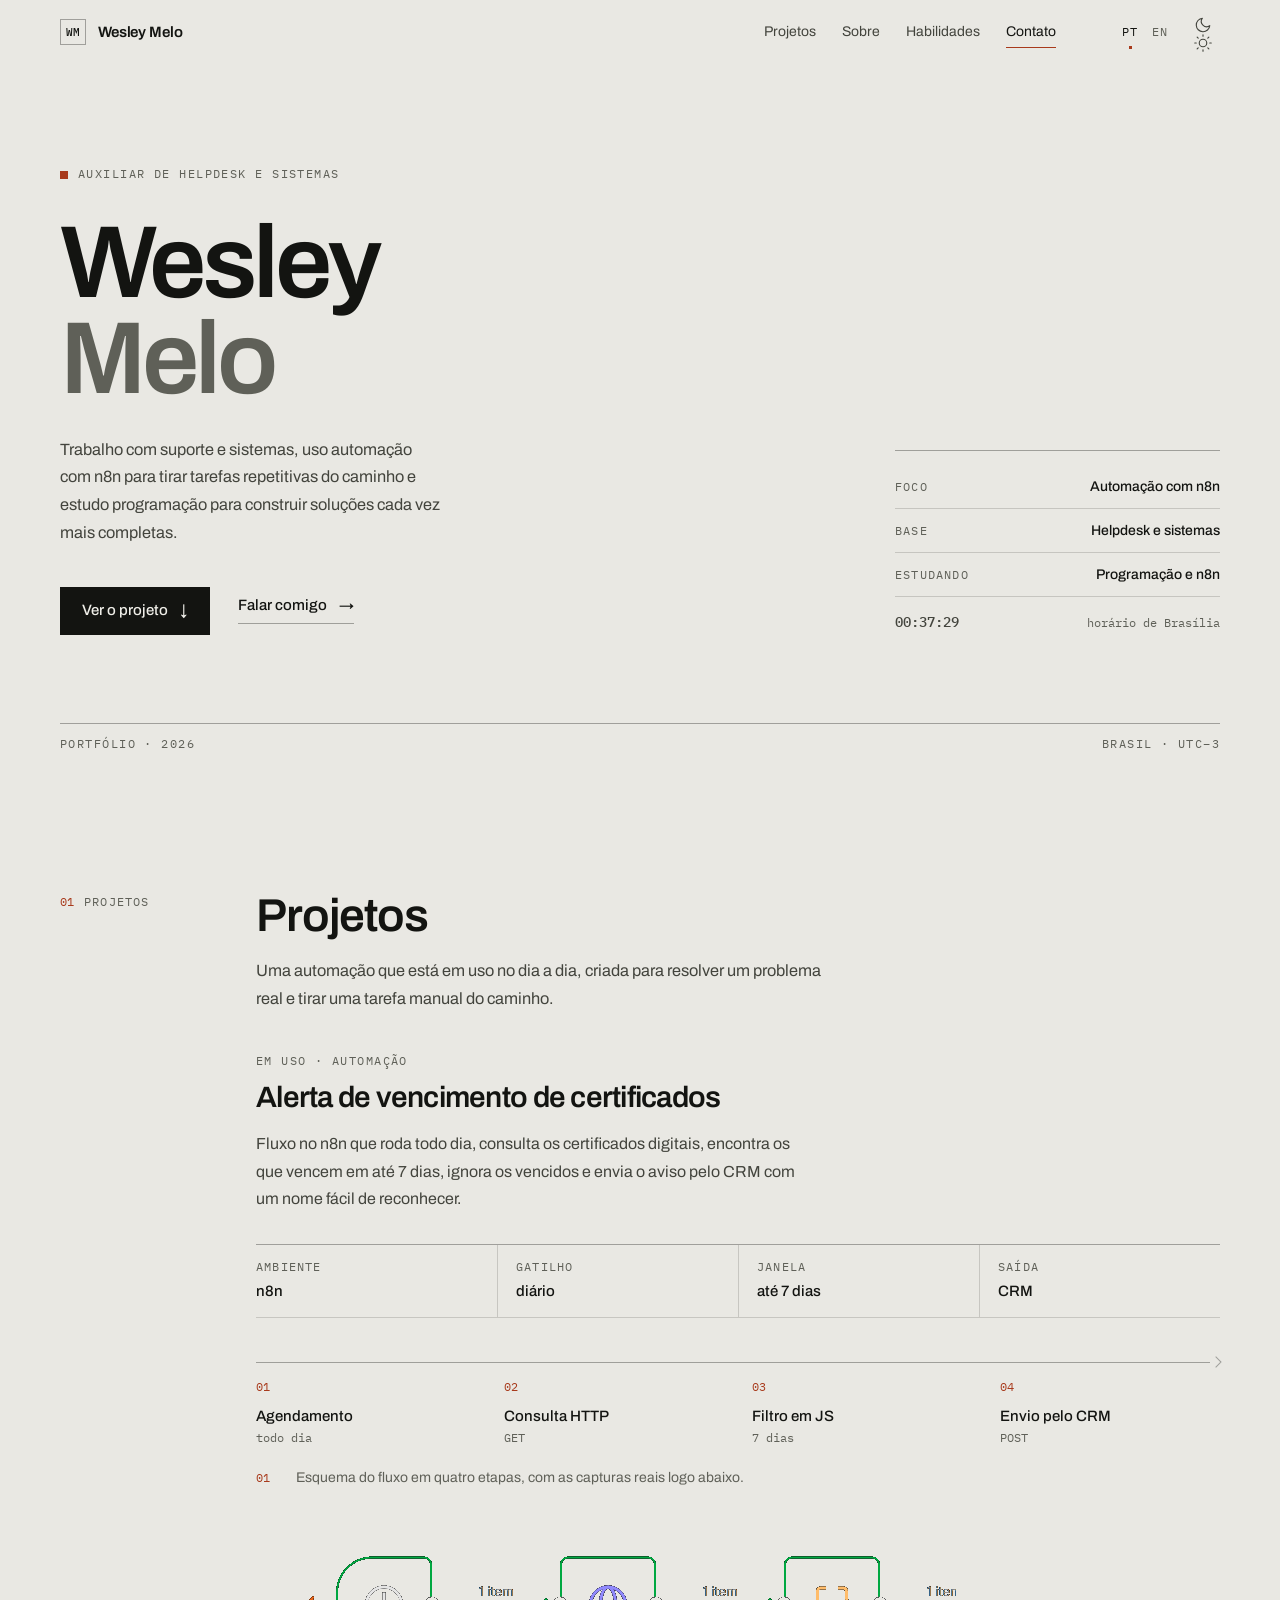
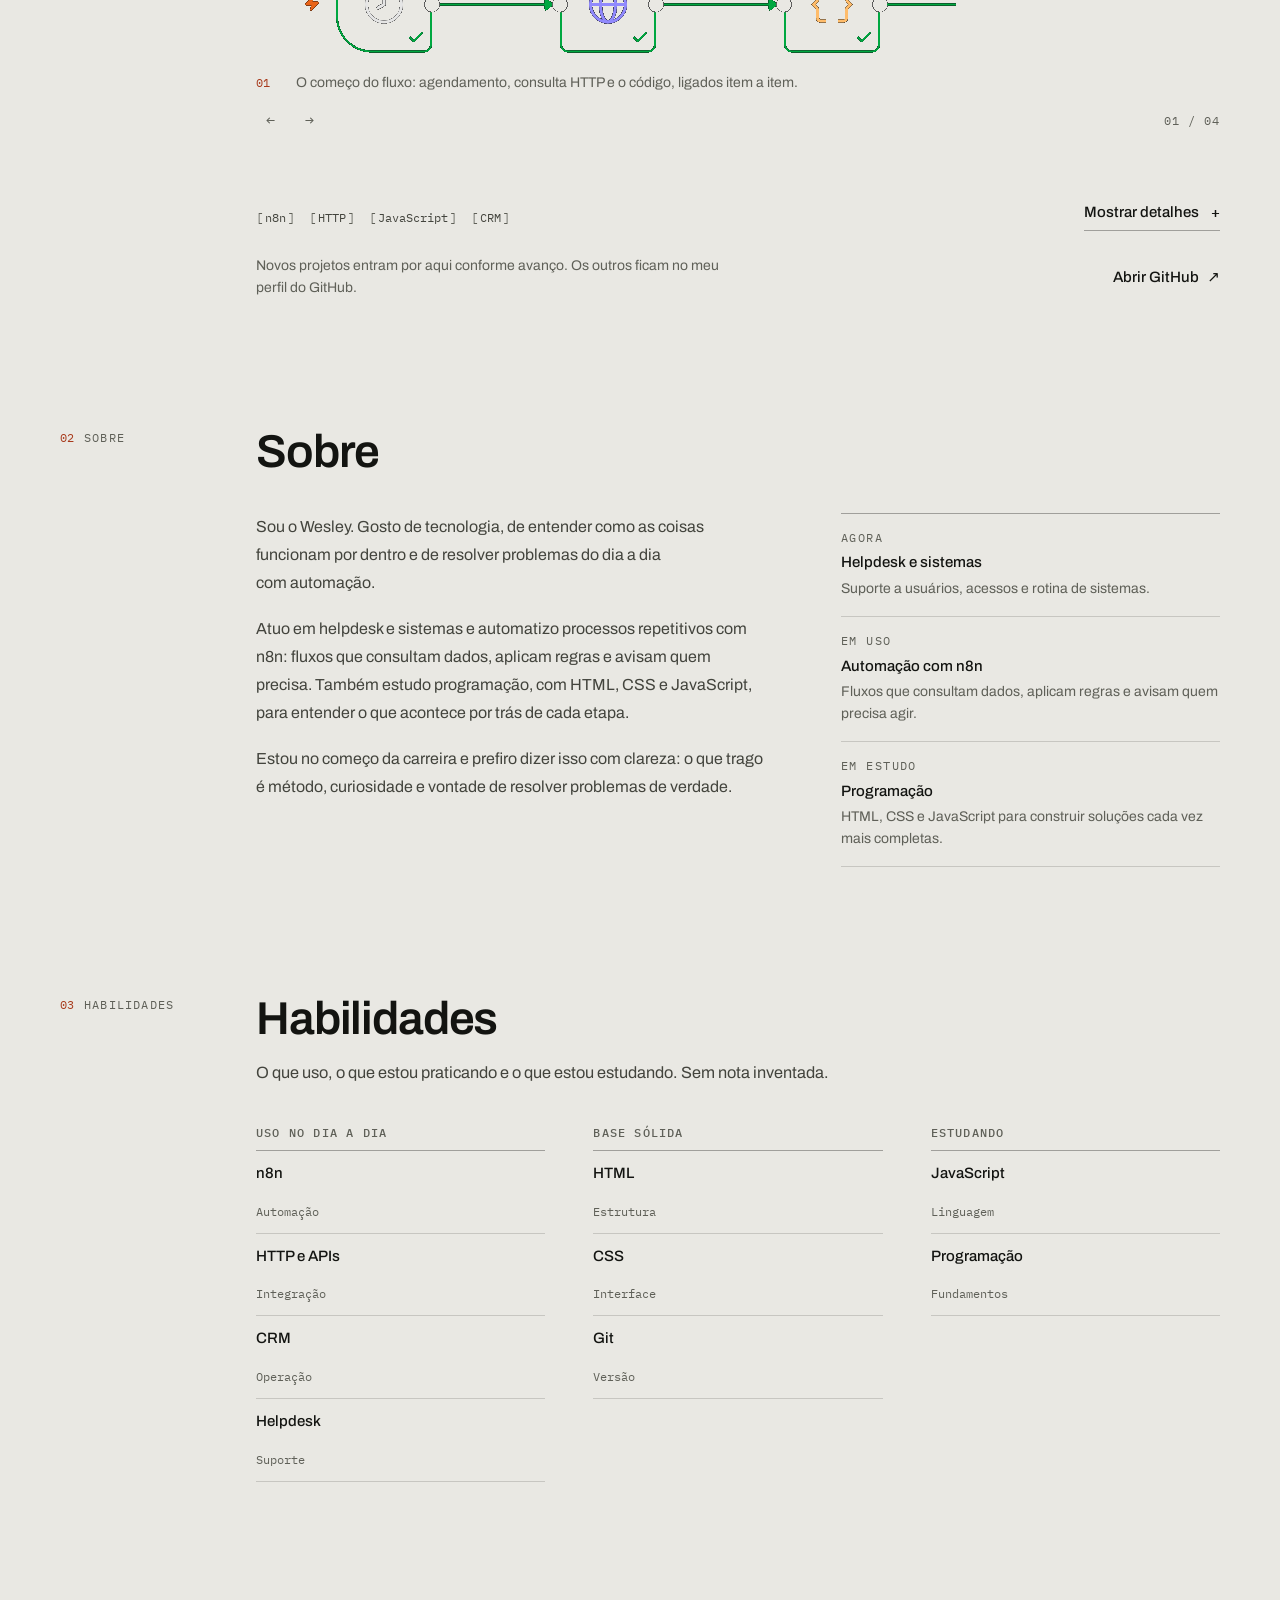
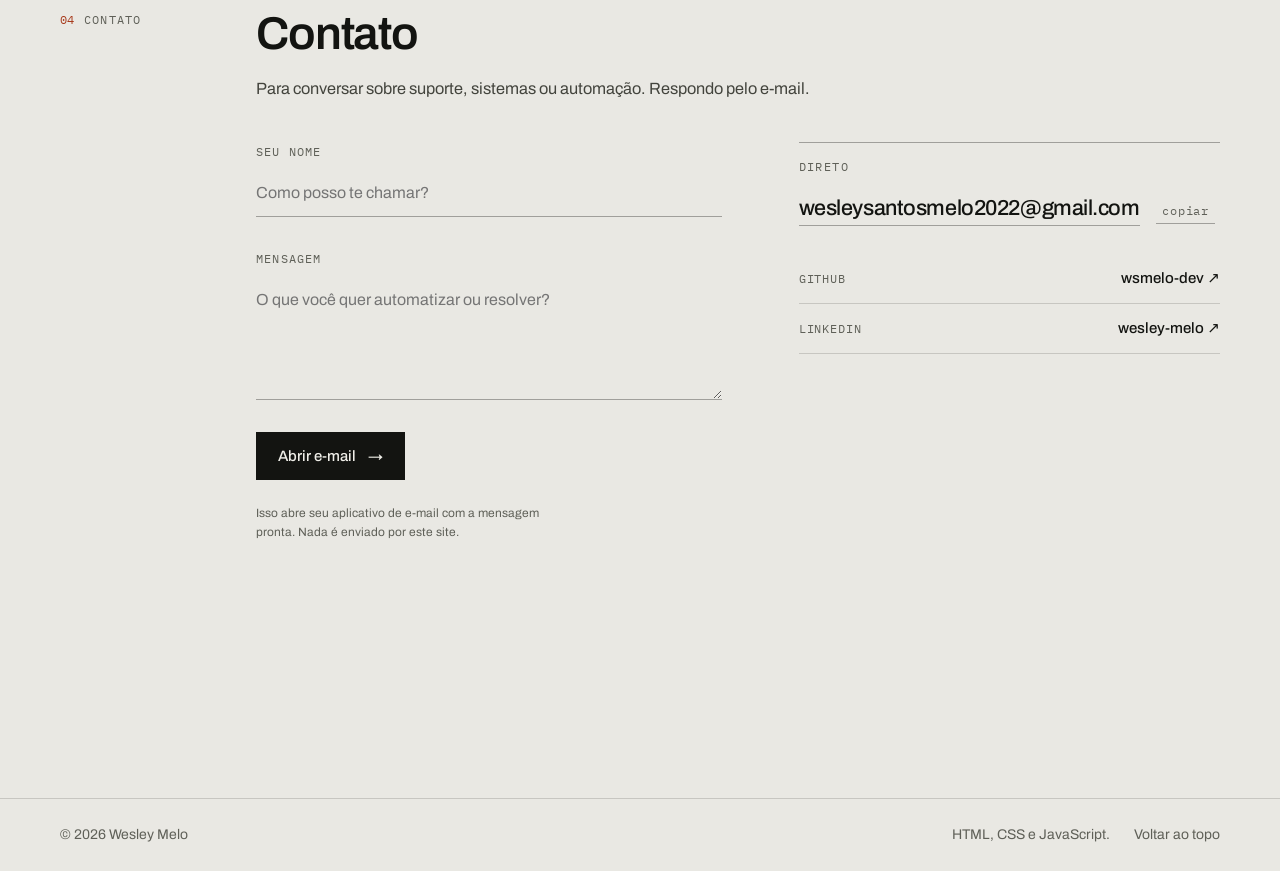
<file: index.html>
<!doctype html>
<html lang="pt-BR">
<head>
  <meta charset="utf-8">
  <meta name="viewport" content="width=device-width, initial-scale=1">
  <title>Wesley Melo — helpdesk, sistemas e automação</title>
  <meta name="description" content="Portfólio de Wesley Melo: auxiliar de helpdesk e sistemas, automação com n8n e programação em estudo.">
  <meta name="theme-color" content="#E9E8E3">
  <meta property="og:type" content="website">
  <meta property="og:locale" content="pt_BR">
  <meta property="og:title" content="Wesley Melo — helpdesk, sistemas e automação">
  <meta property="og:description" content="Portfólio de Wesley Melo: auxiliar de helpdesk e sistemas, automação com n8n e programação em estudo.">
  <meta property="og:url" content="https://wsmelo-dev.github.io/wesleymelo.com/">
  <link rel="icon" href="assets/favicon.svg" type="image/svg+xml">
  <link rel="preconnect" href="https://fonts.googleapis.com">
  <link rel="preconnect" href="https://fonts.gstatic.com" crossorigin>
  <link href="https://fonts.googleapis.com/css2?family=Archivo:wght@400;500;600;700&family=IBM+Plex+Mono:wght@400;500&display=swap" rel="stylesheet">
  <link rel="stylesheet" href="css/tokens.css">
  <link rel="stylesheet" href="css/base.css">
  <link rel="stylesheet" href="css/layout.css">
  <link rel="stylesheet" href="css/components.css">
  <link rel="stylesheet" href="css/home.css">
  <script>
    (function () {
      document.documentElement.classList.add("js");
      try {
        if (localStorage.getItem("wsm.theme") === "dark") {
          document.documentElement.setAttribute("data-theme", "dark");
        }
      } catch (e) {}
    })();
  </script>
  <script defer src="js/copy.js"></script>
  <script defer src="js/ui.js"></script>
  <script defer src="js/home.js"></script>
  <script type="application/ld+json">
    {
      "@context": "https://schema.org",
      "@type": "Person",
      "name": "Wesley Melo",
      "jobTitle": "Auxiliar de helpdesk e sistemas",
      "url": "https://wsmelo-dev.github.io/wesleymelo.com/",
      "sameAs": [
        "https://github.com/wsmelo-dev",
        "https://www.linkedin.com/in/wesley-melo-b10681445"
      ]
    }
  </script>
</head>
<body data-page="home">

  <a class="skip" href="#conteudo" data-i18n="skip">Pular para o conteúdo</a>

  <header class="topbar">
    <div class="topbar__in">
      <a class="brand" href="index.html" data-i18n-aria="nav.home" aria-label="Wesley Melo — início">
        <span class="brand__mark" aria-hidden="true">WM</span>
        <span>Wesley Melo</span>
      </a>

      <nav class="topnav" aria-label="Navegação principal" data-i18n-aria="nav.main">
        <a href="#projetos" data-i18n="nav.projects">Projetos</a>
        <a href="#sobre" data-i18n="nav.about">Sobre</a>
        <a href="#habilidades" data-i18n="nav.skills">Habilidades</a>
        <a href="#contato" data-i18n="nav.contact">Contato</a>
      </nav>

      <div class="controls">
        <div class="seg" role="group" aria-label="Idioma" data-i18n-aria="nav.lang">
          <button type="button" data-lang="pt" aria-pressed="true" aria-label="Português" lang="pt-BR">PT</button>
          <button type="button" data-lang="en" aria-pressed="false" aria-label="English" lang="en">EN</button>
        </div>
        <button class="iconbtn" id="themeBtn" type="button" aria-label="Alternar tema" data-i18n-aria="nav.theme">
          <svg class="icon-moon" width="18" height="18" viewBox="0 0 24 24" fill="none" stroke="currentColor" stroke-width="1.5" stroke-linecap="round" stroke-linejoin="round" aria-hidden="true"><path d="M21 12.79A9 9 0 1 1 11.21 3 7 7 0 0 0 21 12.79Z"/></svg>
          <svg class="icon-sun" width="18" height="18" viewBox="0 0 24 24" fill="none" stroke="currentColor" stroke-width="1.5" stroke-linecap="round" stroke-linejoin="round" aria-hidden="true"><circle cx="12" cy="12" r="5"/><path d="M12 1v2M12 21v2M4.2 4.2l1.4 1.4M18.4 18.4l1.4 1.4M1 12h2M21 12h2M4.2 19.8l1.4-1.4M18.4 5.6l1.4-1.4"/></svg>
        </button>
        <button class="menubtn" id="menuBtn" type="button" aria-expanded="false" aria-controls="mobileMenu"><span data-i18n="nav.menu">Menu</span></button>
      </div>
    </div>
  </header>

  <div class="mobile-menu" id="mobileMenu" data-open="false" aria-hidden="true" inert>
    <nav aria-label="Navegação móvel" data-i18n-aria="nav.mobile">
      <a href="#projetos"><span data-i18n="nav.projects">Projetos</span><span class="n">01</span></a>
      <a href="#sobre"><span data-i18n="nav.about">Sobre</span><span class="n">02</span></a>
      <a href="#habilidades"><span data-i18n="nav.skills">Habilidades</span><span class="n">03</span></a>
      <a href="#contato"><span data-i18n="nav.contact">Contato</span><span class="n">04</span></a>
    </nav>
    <div class="mobile-menu__foot">
      <p class="label" data-i18n="home.contact.direct">Direto</p>
      <a href="mailto:wesleysantosmelo2022@gmail.com">wesleysantosmelo2022@gmail.com</a>
    </div>
  </div>

  <main id="conteudo">

    <section class="hero" id="inicio" aria-labelledby="hero-title">
      <div class="wrap hero__grid">
        <div class="hero__main">
          <div class="hero__kicker" data-rise="1">
            <p class="label" data-i18n="home.kicker">Auxiliar de helpdesk e sistemas</p>
          </div>
          <h1 class="display" id="hero-title" data-rise="2">Wesley<br><span class="display__sub">Melo</span></h1>
          <p class="lede hero__lede" data-rise="3" data-i18n="home.lede">Trabalho com suporte e sistemas, uso automação com n8n para tirar tarefas repetitivas do caminho e estudo programação para construir soluções cada vez mais completas.</p>
          <div class="actions" data-rise="4">
            <a class="btn btn--solid" href="#projetos"><span data-i18n="home.cta1">Ver o projeto</span><span class="btn__arrow" aria-hidden="true">↓</span></a>
            <a class="btn btn--line" href="#contato"><span data-i18n="home.cta2">Falar comigo</span><span class="btn__arrow" aria-hidden="true">→</span></a>
          </div>
        </div>

        <aside class="hero__meta" data-rise="5">
          <dl>
            <div class="meta__item"><dt data-i18n="home.meta.foco">Foco</dt><dd data-i18n="home.meta.focoVal">Automação com n8n</dd></div>
            <div class="meta__item"><dt data-i18n="home.meta.base">Base</dt><dd data-i18n="home.meta.baseVal">Helpdesk e sistemas</dd></div>
            <div class="meta__item"><dt data-i18n="home.meta.estudo">Estudando</dt><dd data-i18n="home.meta.estudoVal">Programação e n8n</dd></div>
          </dl>
          <p class="hero__clock"><b id="clock">--:--:--</b><span data-i18n="clock.label">horário de Brasília</span></p>
        </aside>
      </div>

      <div class="wrap">
        <div class="hero__rule">
          <span class="label" data-i18n="home.footL">Portfólio · 2026</span>
          <span class="label" data-i18n="home.footR">Brasil · UTC−3</span>
        </div>
      </div>
    </section>

    <section class="section" id="projetos" aria-labelledby="projetos-title">
      <div class="wrap layout">
        <div class="rail" aria-hidden="true"><span class="rail__num">01</span><span class="rail__name" data-i18n="nav.projects">Projetos</span></div>
        <div>
          <div class="section__head rv">
            <h2 id="projetos-title" data-i18n="home.projects.title">Projetos</h2>
            <p class="lede" data-i18n="home.projects.lede">Uma automação que está em uso no dia a dia, criada para resolver um problema real e tirar uma tarefa manual do caminho.</p>
          </div>

          <article class="dossier rv">
            <div class="dossier__head">
              <p class="label" data-i18n="home.projects.label">Em uso · Automação</p>
              <h3 class="dossier__title" data-i18n="home.projects.name">Alerta de vencimento de certificados</h3>
              <p class="dossier__desc" data-i18n="home.projects.desc">Fluxo no n8n que roda todo dia, consulta os certificados digitais, encontra os que vencem em até 7 dias, ignora os vencidos e envia o aviso pelo CRM com um nome fácil de reconhecer.</p>
            </div>

            <dl class="facts">
              <div class="fact"><dt data-i18n="home.projects.f1k">Ambiente</dt><dd data-i18n="home.projects.f1v">n8n</dd></div>
              <div class="fact"><dt data-i18n="home.projects.f2k">Gatilho</dt><dd data-i18n="home.projects.f2v">diário</dd></div>
              <div class="fact"><dt data-i18n="home.projects.f3k">Janela</dt><dd data-i18n="home.projects.f3v">até 7 dias</dd></div>
              <div class="fact"><dt data-i18n="home.projects.f4k">Saída</dt><dd data-i18n="home.projects.f4v">CRM</dd></div>
            </dl>

            <div class="flow-wrap">
              <div class="flow" role="img" aria-label="Fluxo em quatro etapas: agendamento diário, consulta HTTP, filtro em JavaScript e envio pelo CRM" data-i18n-aria="home.flow.aria">
                <div class="flow__node">
                  <span class="flow__n">01</span>
                  <span class="flow__t" data-i18n="home.flow.1t">Agendamento</span>
                  <span class="flow__s" data-i18n="home.flow.1s">todo dia</span>
                </div>
                <div class="flow__node">
                  <span class="flow__n">02</span>
                  <span class="flow__t" data-i18n="home.flow.2t">Consulta HTTP</span>
                  <span class="flow__s" data-i18n="home.flow.2s">GET</span>
                </div>
                <div class="flow__node">
                  <span class="flow__n">03</span>
                  <span class="flow__t" data-i18n="home.flow.3t">Filtro em JS</span>
                  <span class="flow__s" data-i18n="home.flow.3s">7 dias</span>
                </div>
                <div class="flow__node">
                  <span class="flow__n">04</span>
                  <span class="flow__t" data-i18n="home.flow.4t">Envio pelo CRM</span>
                  <span class="flow__s" data-i18n="home.flow.4s">POST</span>
                </div>
              </div>
              <p class="flow__cap"><b>01</b><span data-i18n="home.projects.flowCap">Esquema do fluxo em quatro etapas, com as capturas reais logo abaixo.</span></p>
            </div>

            <div class="crs" id="dossier-crs" data-crs>
              <div class="crs__viewport" id="crs-view" tabindex="0" role="group" aria-roledescription="carrossel" aria-label="Capturas da configuração do fluxo, navegáveis com as setas ou com as teclas" data-i18n-aria="case.crs.label">
                <div class="crs__track">
                  <figure class="shot crs__slide">
                    <button class="shot__btn" type="button" data-full="assets/fluxo-n8n.png">
                      <img src="assets/fluxo-n8n.png" alt="Primeiros nós do fluxo no n8n: gatilho de agendamento, consulta HTTP e código em JavaScript, conectados item a item" data-i18n-alt="case.shot1alt" width="700" height="130">
                      <span class="shot__zoom" data-i18n="case.zoom">Ampliar</span>
                    </button>
                    <figcaption><b>01</b><span data-i18n="case.shot1cap">O fluxo inteiro em quatro etapas: agendamento, consulta HTTP, tratamento em JavaScript e envio.</span></figcaption>
                  </figure>

                  <figure class="shot crs__slide">
                    <button class="shot__btn" type="button" data-full="assets/passo-consulta-http.png">
                      <img src="assets/passo-consulta-http.png" alt="Nó de requisição HTTP do n8n com método GET e autenticação configurada" data-i18n-alt="case.shot2alt" width="440" height="318">
                      <span class="shot__zoom" data-i18n="case.zoom">Ampliar</span>
                    </button>
                    <figcaption><b>02</b><span data-i18n="case.shot2cap">A consulta da lista de certificados por requisição HTTP, com autenticação.</span></figcaption>
                  </figure>

                  <figure class="shot crs__slide">
                    <button class="shot__btn" type="button" data-full="assets/passo-javascript.png">
                      <img src="assets/passo-javascript.png" alt="Trecho do código JavaScript no n8n com o retorno json: data atual, totais e mensagem do aviso" data-i18n-alt="case.shot3alt" width="548" height="262">
                      <span class="shot__zoom" data-i18n="case.zoom">Ampliar</span>
                    </button>
                    <figcaption><b>03</b><span data-i18n="case.shot3cap">O código que separa o que vence em 7 dias e monta a mensagem.</span></figcaption>
                  </figure>

                  <figure class="shot crs__slide">
                    <button class="shot__btn" type="button" data-full="assets/passo-envio-crm.png">
                      <img src="assets/passo-envio-crm.png" alt="Nó de requisição HTTP do n8n com método POST e o cabeçalho chave de API para o envio da mensagem" data-i18n-alt="case.shot4alt" width="400" height="536">
                      <span class="shot__zoom" data-i18n="case.zoom">Ampliar</span>
                    </button>
                    <figcaption><b>04</b><span data-i18n="case.shot4cap">O envio pelo CRM, com o cabeçalho de autenticação da API.</span></figcaption>
                  </figure>
                </div>
              </div>

              <div class="crs__bar">
                <button class="crs__btn" type="button" data-dir="-1" aria-label="Captura anterior" data-i18n-aria="case.crs.prev">←</button>
                <button class="crs__btn" type="button" data-dir="1" aria-label="Próxima captura" data-i18n-aria="case.crs.next">→</button>
                <p class="crs__count" id="crs-count" aria-live="polite">01 / 04</p>
              </div>
            </div>

            <p class="note crs-note rv" data-i18n="case.s2.note">Capturas editadas antes de publicar: endpoints internos, chaves de acesso e dados de exemplo foram removidos.</p>

            <div class="dossier__foot">
              <ul class="tags">
                <li data-i18n="home.projects.t1">n8n</li>
                <li data-i18n="home.projects.t2">HTTP</li>
                <li data-i18n="home.projects.t3">JavaScript</li>
                <li data-i18n="home.projects.t4">CRM</li>
              </ul>
              <button class="btn btn--line js-details" id="dossier-btn" type="button" aria-expanded="false" aria-controls="dossier-details" aria-label="Mostrar detalhes" data-i18n-aria="home.projects.detailsAria">
                <span data-i18n="home.projects.details">Mostrar detalhes</span>
                <span class="btn__icon" aria-hidden="true">+</span>
              </button>
            </div>

            <div class="details" id="dossier-details" role="group" aria-label="Detalhes do projeto" data-i18n-aria="home.projects.detailsAria">
              <div class="details__inner">
                <div class="details__body">
                  <p class="label" data-i18n="case.s1.title">Em resumo</p>
                  <div class="summary">
                    <div class="summary__item">
                      <p class="label" data-i18n="case.sum1k">Objetivo</p>
                      <h3 data-i18n="case.sum1t">Avisar todo dia o que vence em até 7 dias</h3>
                      <p data-i18n="case.sum1d">Um aviso que chega no CRM com o nome legível do certificado, a data e quantos dias faltam.</p>
                    </div>
                    <div class="summary__item">
                      <p class="label" data-i18n="case.sum2k">Problema</p>
                      <h3 data-i18n="case.sum2t">A checagem era manual</h3>
                      <p data-i18n="case.sum2d">Alguém consultava a lista de certificados e precisava lembrar de avisar antes do prazo. Quando o aviso não saía, perdia-se a janela para renovar.</p>
                    </div>
                    <div class="summary__item">
                      <p class="label" data-i18n="case.sum3k">Solução</p>
                      <h3 data-i18n="case.sum3t">Um fluxo no n8n, todo dia</h3>
                      <p data-i18n="case.sum3d">Agendamento diário, consulta por HTTP, filtro por JavaScript e envio pelo CRM. O aviso sai pronto, sem depender de alguém lembrar.</p>
                    </div>
                    <div class="summary__item">
                      <p class="label" data-i18n="case.sum4k">Resultado</p>
                      <h3 data-i18n="case.sum4t">O aviso passou a sair sozinho</h3>
                      <p data-i18n="case.sum4d">Todo dia, no mesmo horário, com o nome de quem precisa agir. Quanto tempo isso economiza só dá para medir no uso real, então não invento número.</p>
                    </div>
                  </div>

                  <div class="tech">
                    <div class="tech__row">
                      <span class="tech__n" aria-hidden="true">n8n</span>
                      <div><span class="tech__name" data-i18n="case.tech1n">n8n</span><span class="tech__use" data-i18n="case.tech1d">Orquestração do fluxo, agendamento e tratamento dos dados.</span></div>
                    </div>
                    <div class="tech__row">
                      <span class="tech__n" aria-hidden="true">JS</span>
                      <div><span class="tech__name" data-i18n="case.tech2n">JavaScript</span><span class="tech__use" data-i18n="case.tech2d">Funções para ler, filtrar e montar a mensagem.</span></div>
                    </div>
                    <div class="tech__row">
                      <span class="tech__n" aria-hidden="true">{ }</span>
                      <div><span class="tech__name" data-i18n="case.tech3n">HTTP / REST</span><span class="tech__use" data-i18n="case.tech3d">Consulta dos certificados por requisição HTTP.</span></div>
                    </div>
                    <div class="tech__row">
                      <span class="tech__n" aria-hidden="true">API</span>
                      <div><span class="tech__name" data-i18n="case.tech4n">API do CRM</span><span class="tech__use" data-i18n="case.tech4d">Camada de integração para o envio das mensagens ao CRM.</span></div>
                    </div>
                    <div class="tech__row">
                      <span class="tech__n" aria-hidden="true">CRM</span>
                      <div><span class="tech__name" data-i18n="case.tech5n">CRM</span><span class="tech__use" data-i18n="case.tech5d">Canal onde o aviso chega, de forma automatizada.</span></div>
                    </div>
                  </div>

                  <p class="details__link">
                    <a class="link-arrow" href="certificados.html" target="_blank" rel="noopener noreferrer"><span data-i18n="home.projects.caseLink">Abrir a página completa do estudo de caso</span><span aria-hidden="true">↗</span></a>
                  </p>
                </div>
              </div>
            </div>

            <div class="dossier__after">
              <p class="note" data-i18n="home.projects.note">Novos projetos entram por aqui conforme avanço. Os outros ficam no meu perfil do GitHub.</p>
              <a class="link-arrow" href="https://github.com/wsmelo-dev" target="_blank" rel="noopener noreferrer"><span data-i18n="home.projects.noteLink">Abrir GitHub</span><span aria-hidden="true">↗</span></a>
            </div>
          </article>
        </div>
      </div>
    </section>

    <section class="section" id="sobre" aria-labelledby="sobre-title">
      <div class="wrap layout">
        <div class="rail" aria-hidden="true"><span class="rail__num">02</span><span class="rail__name" data-i18n="nav.about">Sobre</span></div>
        <div>
          <div class="section__head rv">
            <h2 id="sobre-title" data-i18n="home.about.title">Sobre</h2>
          </div>

          <div class="about rv">
            <div class="prose">
              <p data-i18n="home.about.p1">Sou o Wesley. Gosto de tecnologia, de entender como as coisas funcionam por dentro e de resolver problemas do dia a dia com automação.</p>
              <p data-i18n="home.about.p2">Atuo em helpdesk e sistemas e automatizo processos repetitivos com n8n: fluxos que consultam dados, aplicam regras e avisam quem precisa. Também estudo programação, com HTML, CSS e JavaScript, para entender o que acontece por trás de cada etapa.</p>
              <p data-i18n="home.about.p3">Estou no começo da carreira e prefiro dizer isso com clareza: o que trago é método, curiosidade e vontade de resolver problemas de verdade.</p>
            </div>

            <ul class="trail">
              <li>
                <span class="label" data-i18n="home.about.t1k">Agora</span>
                <b data-i18n="home.about.t1t">Helpdesk e sistemas</b>
                <span data-i18n="home.about.t1d">Suporte a usuários, acessos e rotina de sistemas.</span>
              </li>
              <li>
                <span class="label" data-i18n="home.about.t2k">Em uso</span>
                <b data-i18n="home.about.t2t">Automação com n8n</b>
                <span data-i18n="home.about.t2d">Fluxos que consultam dados, aplicam regras e avisam quem precisa agir.</span>
              </li>
              <li>
                <span class="label" data-i18n="home.about.t3k">Em estudo</span>
                <b data-i18n="home.about.t3t">Programação</b>
                <span data-i18n="home.about.t3d">HTML, CSS e JavaScript para construir soluções cada vez mais completas.</span>
              </li>
            </ul>
          </div>
        </div>
      </div>
    </section>

    <section class="section" id="habilidades" aria-labelledby="habilidades-title">
      <div class="wrap layout">
        <div class="rail" aria-hidden="true"><span class="rail__num">03</span><span class="rail__name" data-i18n="nav.skills">Habilidades</span></div>
        <div>
          <div class="section__head rv">
            <h2 id="habilidades-title" data-i18n="home.skills.title">Habilidades</h2>
            <p class="lede" data-i18n="home.skills.lede">O que uso, o que estou praticando e o que estou estudando. Sem nota inventada.</p>
          </div>

          <div class="skills rv">
            <div class="skillgroup">
              <h3 data-i18n="home.skills.g1">Uso no dia a dia</h3>
              <ul class="rows">
                <li><span class="row__name" data-i18n="home.skills.s1">n8n</span><span class="row__cat" data-i18n="home.skills.s1c">Automação</span></li>
                <li><span class="row__name" data-i18n="home.skills.s2">HTTP e APIs</span><span class="row__cat" data-i18n="home.skills.s2c">Integração</span></li>
                <li><span class="row__name" data-i18n="home.skills.s3">CRM</span><span class="row__cat" data-i18n="home.skills.s3c">Operação</span></li>
                <li><span class="row__name" data-i18n="home.skills.s4">Helpdesk</span><span class="row__cat" data-i18n="home.skills.s4c">Suporte</span></li>
              </ul>
            </div>

            <div class="skillgroup">
              <h3 data-i18n="home.skills.g2">Base sólida</h3>
              <ul class="rows">
                <li><span class="row__name" data-i18n="home.skills.s5">HTML</span><span class="row__cat" data-i18n="home.skills.s5c">Estrutura</span></li>
                <li><span class="row__name" data-i18n="home.skills.s6">CSS</span><span class="row__cat" data-i18n="home.skills.s6c">Interface</span></li>
                <li><span class="row__name" data-i18n="home.skills.s7">Git</span><span class="row__cat" data-i18n="home.skills.s7c">Versão</span></li>
              </ul>
            </div>

            <div class="skillgroup">
              <h3 data-i18n="home.skills.g3">Estudando</h3>
              <ul class="rows">
                <li><span class="row__name" data-i18n="home.skills.s8">JavaScript</span><span class="row__cat" data-i18n="home.skills.s8c">Linguagem</span></li>
                <li><span class="row__name" data-i18n="home.skills.s9">Programação</span><span class="row__cat" data-i18n="home.skills.s9c">Fundamentos</span></li>
              </ul>
            </div>
          </div>
        </div>
      </div>
    </section>

    <section class="section section--last" id="contato" aria-labelledby="contato-title">
      <div class="wrap layout">
        <div class="rail" aria-hidden="true"><span class="rail__num">04</span><span class="rail__name" data-i18n="nav.contact">Contato</span></div>
        <div>
          <div class="section__head rv">
            <h2 id="contato-title" data-i18n="home.contact.title">Contato</h2>
            <p class="lede" data-i18n="home.contact.lede">Para conversar sobre suporte, sistemas ou automação. Respondo pelo e-mail.</p>
          </div>

          <div class="contact rv">
            <form class="form" id="contactForm" novalidate>
              <div class="field">
                <label for="c-name" data-i18n="home.contact.name">Seu nome</label>
                <input id="c-name" name="name" type="text" autocomplete="name" required placeholder="Como posso te chamar?" data-i18n-ph="home.contact.namePh" aria-describedby="c-name-err">
                <p class="err" id="c-name-err" role="alert"></p>
              </div>
              <div class="field">
                <label for="c-message" data-i18n="home.contact.msg">Mensagem</label>
                <textarea id="c-message" name="message" rows="4" required placeholder="O que você quer automatizar ou resolver?" data-i18n-ph="home.contact.msgPh" aria-describedby="c-message-err"></textarea>
                <p class="err" id="c-message-err" role="alert"></p>
              </div>
              <button class="btn btn--solid" type="submit"><span data-i18n="home.contact.submit">Abrir e-mail</span><span class="btn__arrow" aria-hidden="true">→</span></button>
              <p class="form__note" data-i18n="home.contact.note">Isso abre seu aplicativo de e-mail com a mensagem pronta. Nada é enviado por este site.</p>
            </form>

            <aside class="direct">
              <p class="label" data-i18n="home.contact.direct">Direto</p>
              <p class="direct__mailrow">
                <a class="direct__mail" href="mailto:wesleysantosmelo2022@gmail.com" data-i18n-aria="home.contact.ariaEmail">wesleysantosmelo2022@gmail.com</a>
                <button class="copybtn" id="copyMail" type="button" aria-label="Copiar o e-mail para a área de transferência" data-i18n-aria="home.contact.copyAria" data-i18n="home.contact.copy">copiar</button>
              </p>
              <ul class="direct__list">
                <li>
                  <span class="label" data-i18n="home.contact.github">GitHub</span>
                  <a href="https://github.com/wsmelo-dev" target="_blank" rel="noopener noreferrer">wsmelo-dev ↗</a>
                </li>
                <li>
                  <span class="label" data-i18n="home.contact.linkedin">LinkedIn</span>
                  <a href="https://www.linkedin.com/in/wesley-melo-b10681445" target="_blank" rel="noopener noreferrer">wesley-melo ↗</a>
                </li>
              </ul>
            </aside>
          </div>
        </div>
      </div>
    </section>

  </main>

  <footer class="footer">
    <div class="wrap footer__in">
      <span data-i18n="footer.rights">© 2026 Wesley Melo</span>
      <span class="grow"></span>
      <span data-i18n="footer.made">HTML, CSS e JavaScript.</span>
      <a href="#inicio" data-i18n="footer.top">Voltar ao topo</a>
    </div>
  </footer>

  <div class="toast" id="toast" role="status" aria-live="polite"></div>
</body>
</html>
</file>
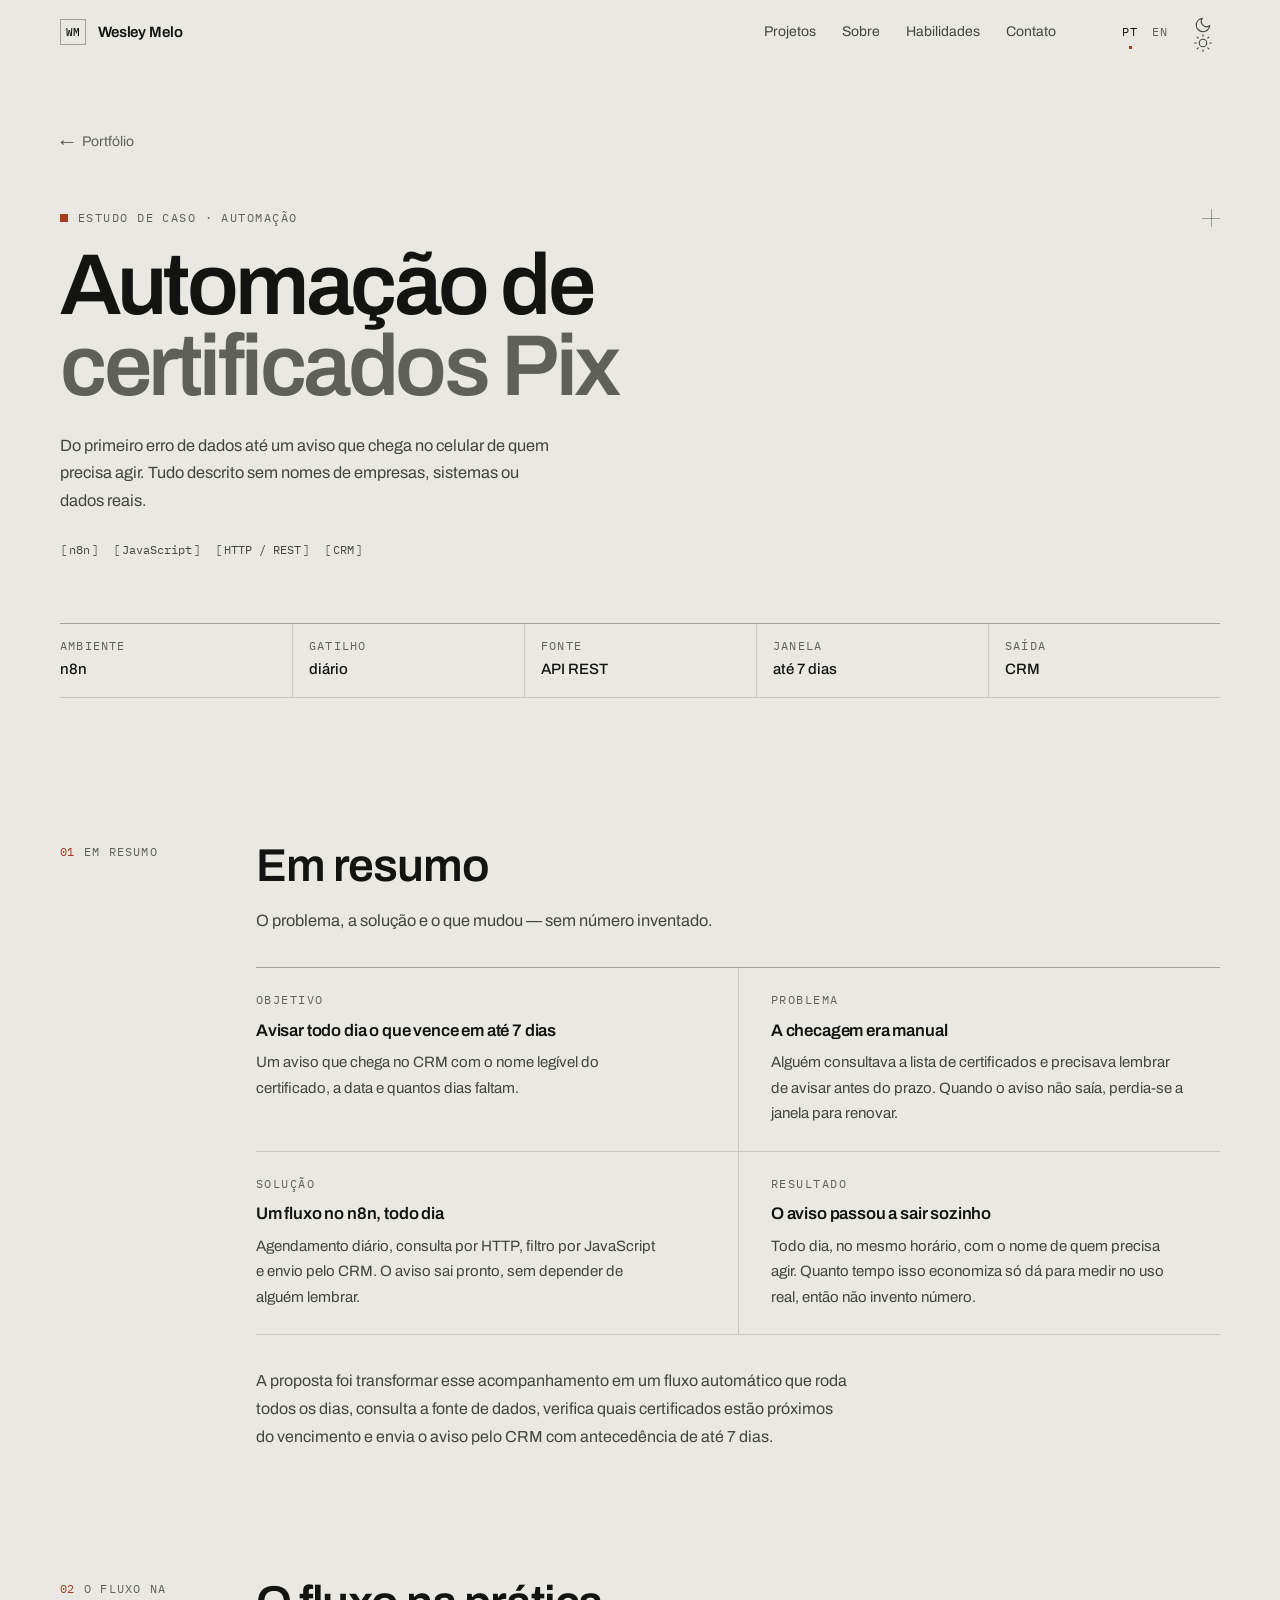
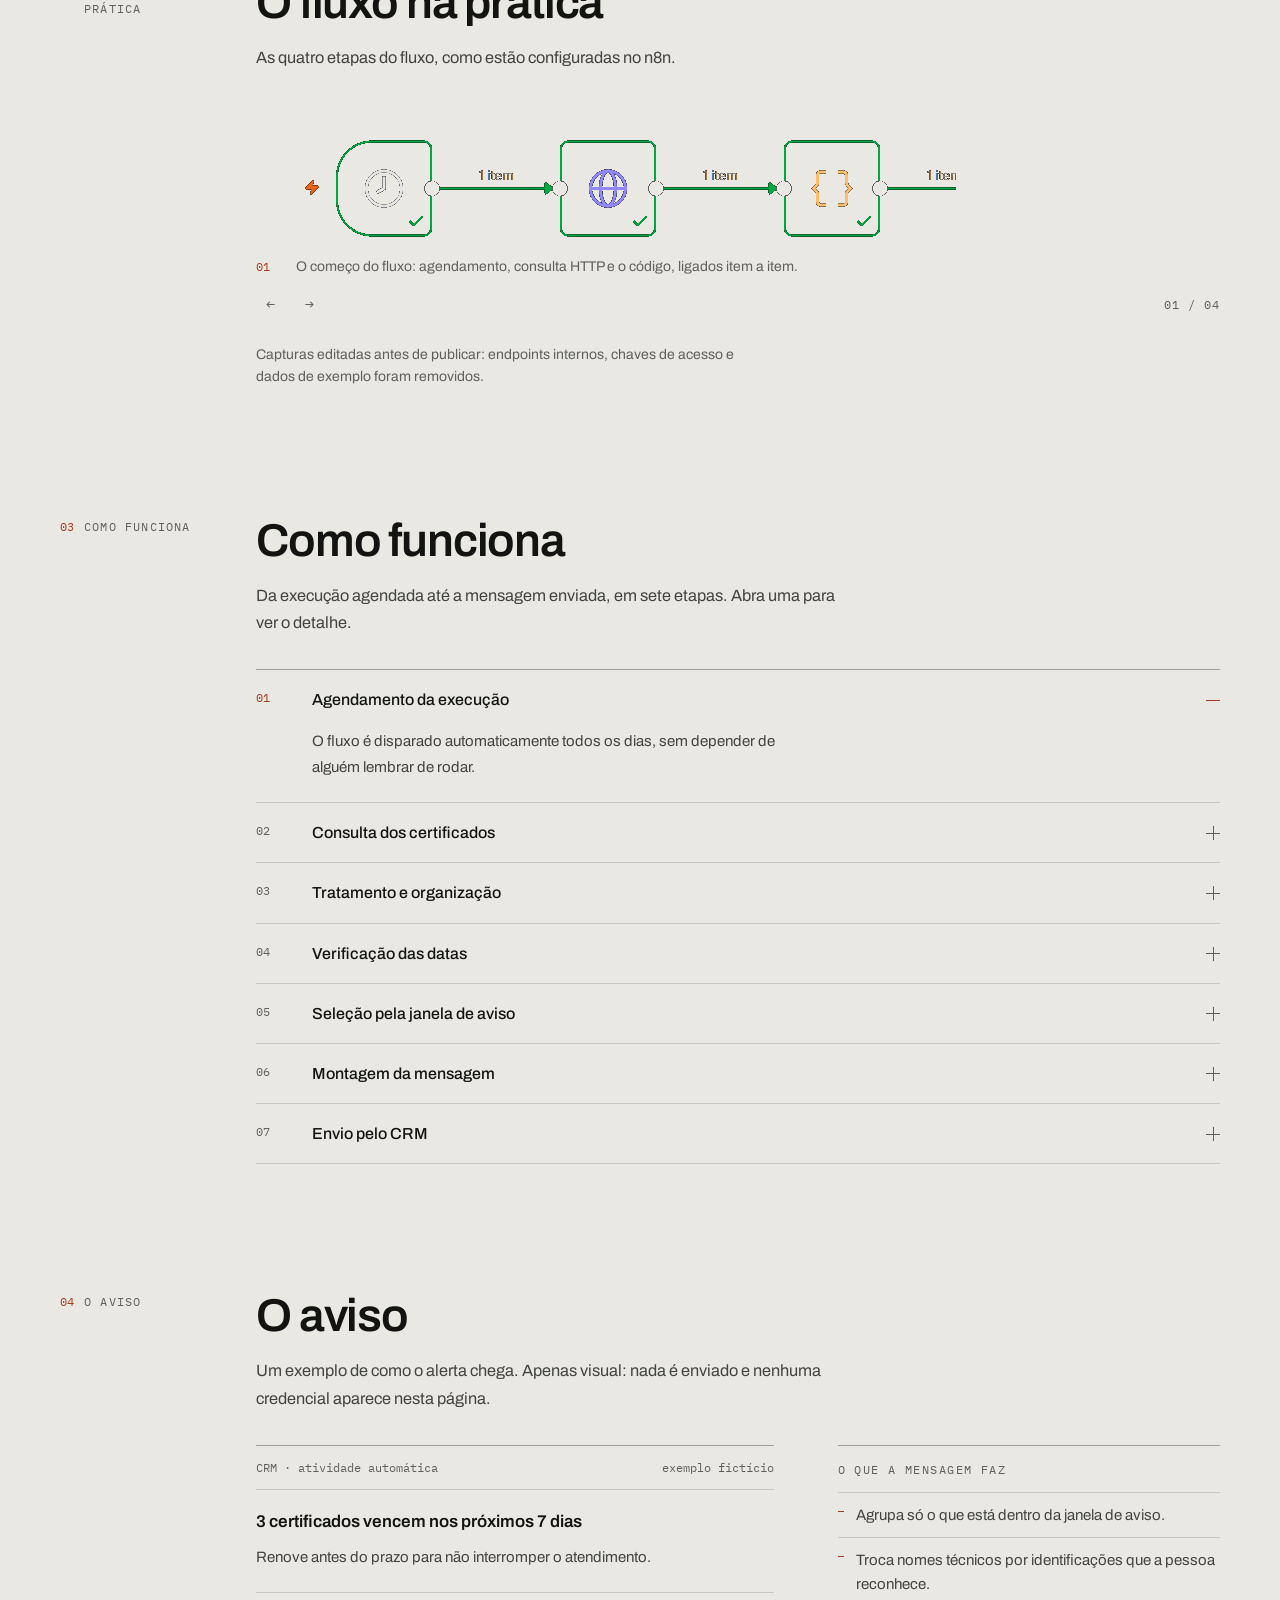
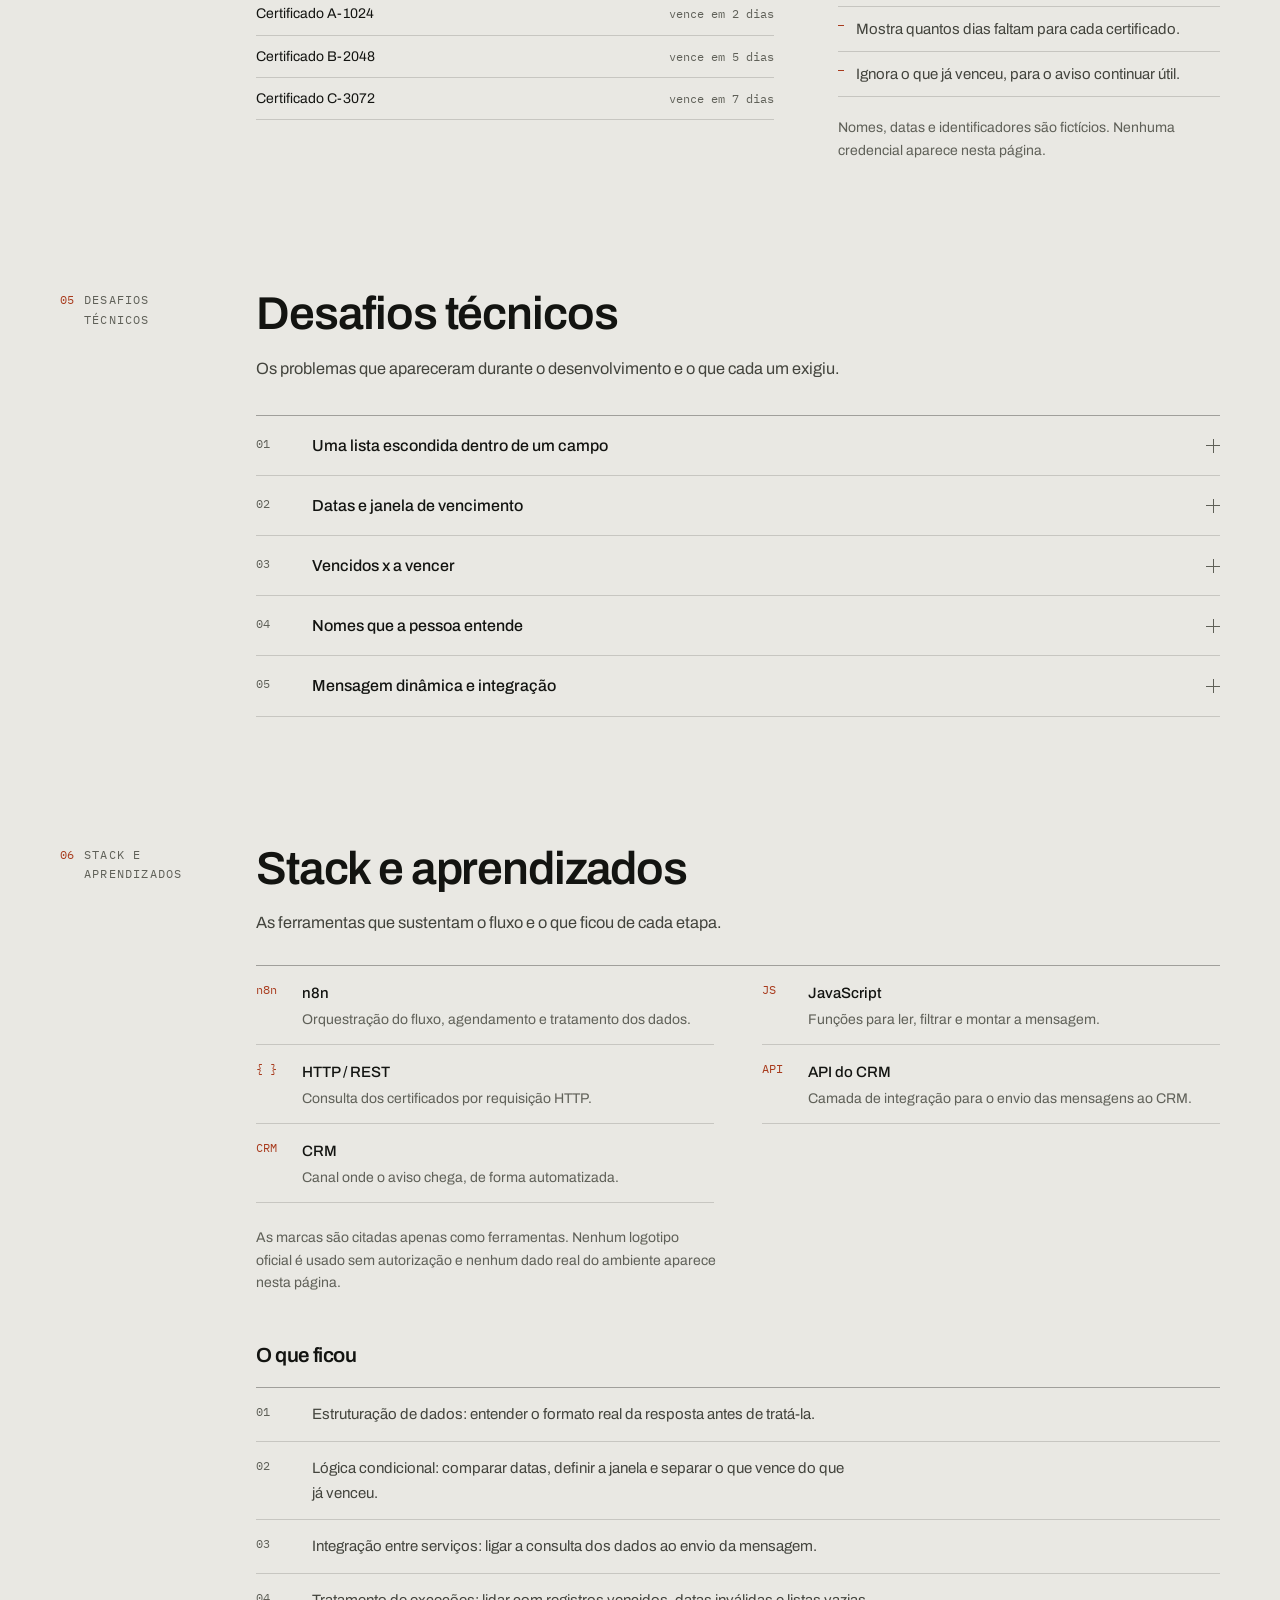
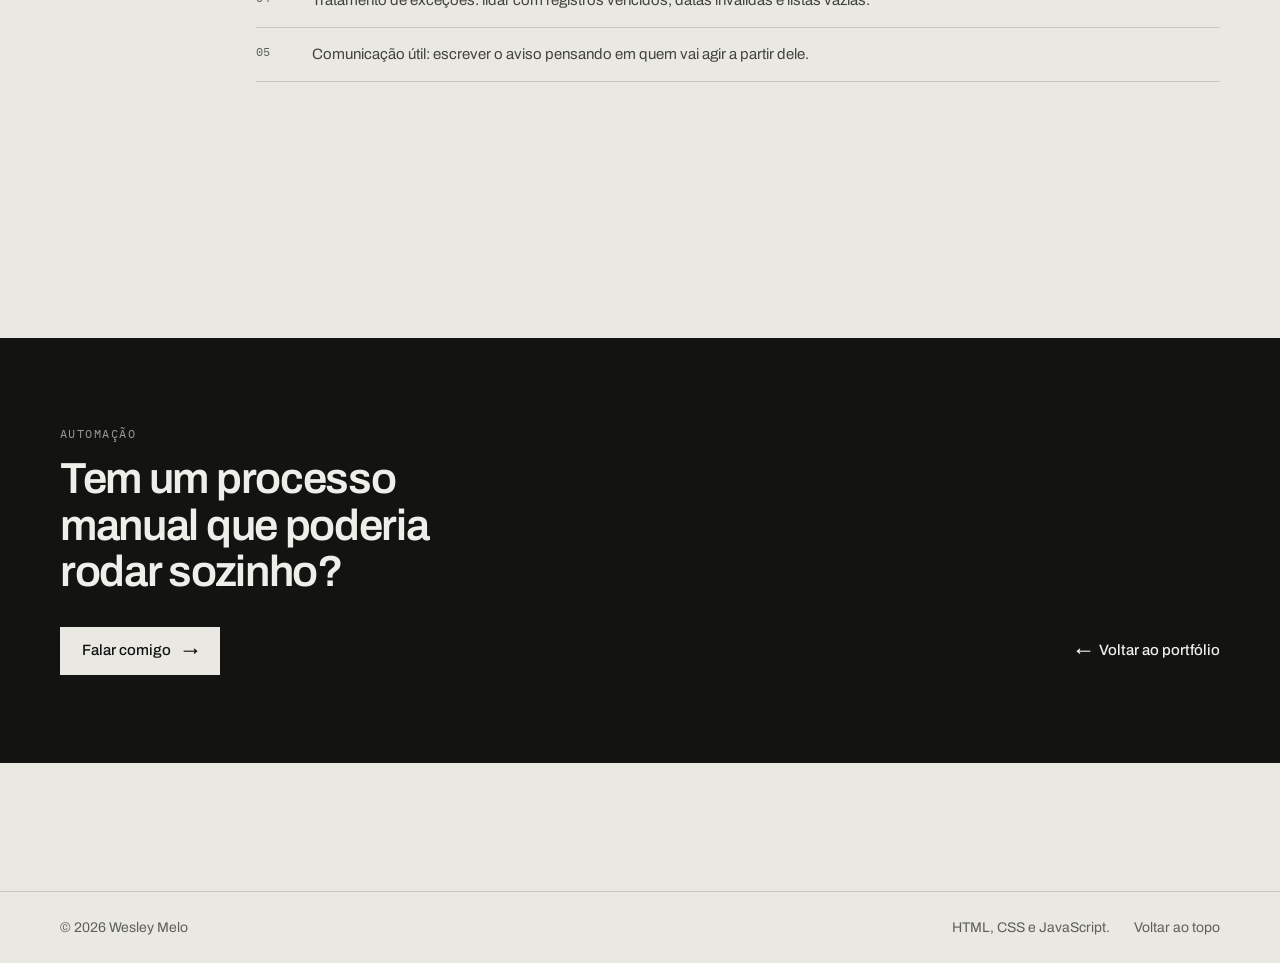
<file: certificados.html>
<!doctype html>
<html lang="pt-BR">
<head>
  <meta charset="utf-8">
  <meta name="viewport" content="width=device-width, initial-scale=1">
  <title>Automação de certificados Pix — Wesley Melo</title>
  <meta name="description" content="Estudo de caso: automação em n8n que acompanha o vencimento de certificados digitais do Pix e envia alertas automáticos pelo CRM.">
  <meta name="theme-color" content="#E9E8E3">
  <meta property="og:type" content="article">
  <meta property="og:locale" content="pt_BR">
  <meta property="og:title" content="Automação de certificados Pix — Wesley Melo">
  <meta property="og:description" content="Estudo de caso: automação em n8n que acompanha o vencimento de certificados digitais do Pix e envia alertas automáticos pelo CRM.">
  <meta property="og:url" content="https://wsmelo-dev.github.io/wesleymelo.com/certificados.html">
  <link rel="icon" href="assets/favicon.svg" type="image/svg+xml">
  <link rel="preconnect" href="https://fonts.googleapis.com">
  <link rel="preconnect" href="https://fonts.gstatic.com" crossorigin>
  <link href="https://fonts.googleapis.com/css2?family=Archivo:wght@400;500;600;700&family=IBM+Plex+Mono:wght@400;500&display=swap" rel="stylesheet">
  <link rel="stylesheet" href="css/tokens.css">
  <link rel="stylesheet" href="css/base.css">
  <link rel="stylesheet" href="css/layout.css">
  <link rel="stylesheet" href="css/components.css">
  <link rel="stylesheet" href="css/case.css">
  <script>
    (function () {
      document.documentElement.classList.add("js");
      try {
        if (localStorage.getItem("wsm.theme") === "dark") {
          document.documentElement.setAttribute("data-theme", "dark");
        }
      } catch (e) {}
    })();
  </script>
  <script defer src="js/copy.js"></script>
  <script defer src="js/ui.js"></script>
  <script defer src="js/case.js"></script>
</head>
<body data-page="case">

  <a class="skip" href="#conteudo" data-i18n="skip">Pular para o conteúdo</a>

  <header class="topbar">
    <div class="topbar__in">
      <a class="brand" href="index.html" data-i18n-aria="nav.home" aria-label="Wesley Melo — início">
        <span class="brand__mark" aria-hidden="true">WM</span>
        <span>Wesley Melo</span>
      </a>

      <nav class="topnav" aria-label="Navegação principal" data-i18n-aria="nav.main">
        <a href="index.html#projetos" data-i18n="nav.projects">Projetos</a>
        <a href="index.html#sobre" data-i18n="nav.about">Sobre</a>
        <a href="index.html#habilidades" data-i18n="nav.skills">Habilidades</a>
        <a href="index.html#contato" data-i18n="nav.contact">Contato</a>
      </nav>

      <div class="controls">
        <div class="seg" role="group" aria-label="Idioma" data-i18n-aria="nav.lang">
          <button type="button" data-lang="pt" aria-pressed="true" aria-label="Português" lang="pt-BR">PT</button>
          <button type="button" data-lang="en" aria-pressed="false" aria-label="English" lang="en">EN</button>
        </div>
        <button class="iconbtn" id="themeBtn" type="button" aria-label="Alternar tema" data-i18n-aria="nav.theme">
          <svg class="icon-moon" width="18" height="18" viewBox="0 0 24 24" fill="none" stroke="currentColor" stroke-width="1.5" stroke-linecap="round" stroke-linejoin="round" aria-hidden="true"><path d="M21 12.79A9 9 0 1 1 11.21 3 7 7 0 0 0 21 12.79Z"/></svg>
          <svg class="icon-sun" width="18" height="18" viewBox="0 0 24 24" fill="none" stroke="currentColor" stroke-width="1.5" stroke-linecap="round" stroke-linejoin="round" aria-hidden="true"><circle cx="12" cy="12" r="5"/><path d="M12 1v2M12 21v2M4.2 4.2l1.4 1.4M18.4 18.4l1.4 1.4M1 12h2M21 12h2M4.2 19.8l1.4-1.4M18.4 5.6l1.4-1.4"/></svg>
        </button>
        <button class="menubtn" id="menuBtn" type="button" aria-expanded="false" aria-controls="mobileMenu"><span data-i18n="nav.menu">Menu</span></button>
      </div>
    </div>
  </header>

  <div class="mobile-menu" id="mobileMenu" data-open="false" aria-hidden="true" inert>
    <nav aria-label="Navegação móvel" data-i18n-aria="nav.mobile">
      <a href="index.html#projetos"><span data-i18n="nav.projects">Projetos</span><span class="n">01</span></a>
      <a href="index.html#sobre"><span data-i18n="nav.about">Sobre</span><span class="n">02</span></a>
      <a href="index.html#habilidades"><span data-i18n="nav.skills">Habilidades</span><span class="n">03</span></a>
      <a href="index.html#contato"><span data-i18n="nav.contact">Contato</span><span class="n">04</span></a>
    </nav>
    <div class="mobile-menu__foot">
      <p class="label" data-i18n="home.contact.direct">Direto</p>
      <a href="mailto:wesleysantosmelo2022@gmail.com">wesleysantosmelo2022@gmail.com</a>
    </div>
  </div>

  <main id="conteudo">

    <section class="case-hero" id="inicio" aria-labelledby="case-title">
      <div class="wrap">
        <a class="back" href="index.html"><span aria-hidden="true">←</span><span data-i18n="case.back">Portfólio</span></a>

        <div class="case-kicker" data-rise="1">
          <p class="label" data-i18n="case.kicker">Estudo de caso · Automação</p>
          <span class="regmark" aria-hidden="true"></span>
        </div>

        <h1 class="display display--case" id="case-title" data-rise="2"><span data-i18n="case.title1">Automação de</span><span class="display__sub" data-i18n="case.title2">certificados Pix</span></h1>
        <p class="lede" data-rise="3" data-i18n="case.lede">Do primeiro erro de dados até um aviso que chega no celular de quem precisa agir. Tudo descrito sem nomes de empresas, sistemas ou dados reais.</p>

        <ul class="tags" data-rise="4">
          <li data-i18n="case.t1">n8n</li>
          <li data-i18n="case.t2">JavaScript</li>
          <li data-i18n="case.t3">HTTP / REST</li>
          <li data-i18n="case.t4">CRM</li>
        </ul>

        <dl class="case-meta" data-rise="5">
          <div><dt data-i18n="case.meta.m1k">Ambiente</dt><dd data-i18n="case.meta.m1v">n8n</dd></div>
          <div><dt data-i18n="case.meta.m2k">Gatilho</dt><dd data-i18n="case.meta.m2v">diário</dd></div>
          <div><dt data-i18n="case.meta.m3k">Fonte</dt><dd data-i18n="case.meta.m3v">API REST</dd></div>
          <div><dt data-i18n="case.meta.m4k">Janela</dt><dd data-i18n="case.meta.m4v">até 7 dias</dd></div>
          <div><dt data-i18n="case.meta.m5k">Saída</dt><dd data-i18n="case.meta.m5v">CRM</dd></div>
        </dl>
      </div>
    </section>

    <section class="section" id="resumo" aria-labelledby="resumo-title">
      <div class="wrap layout">
        <div class="rail" aria-hidden="true"><span class="rail__num">01</span><span class="rail__name" data-i18n="case.s1.title">Em resumo</span></div>
        <div>
          <div class="section__head rv">
            <h2 id="resumo-title" data-i18n="case.s1.title">Em resumo</h2>
            <p class="lede" data-i18n="case.s1.lede">O problema, a solução e o que mudou — sem número inventado.</p>
          </div>

          <div class="summary rv">
            <div class="summary__item">
              <p class="label" data-i18n="case.sum1k">Objetivo</p>
              <h3 data-i18n="case.sum1t">Avisar todo dia o que vence em até 7 dias</h3>
              <p data-i18n="case.sum1d">Um aviso que chega no CRM com o nome legível do certificado, a data e quantos dias faltam.</p>
            </div>
            <div class="summary__item">
              <p class="label" data-i18n="case.sum2k">Problema</p>
              <h3 data-i18n="case.sum2t">A checagem era manual</h3>
              <p data-i18n="case.sum2d">Alguém consultava a lista de certificados e precisava lembrar de avisar antes do prazo. Quando o aviso não saía, perdia-se a janela para renovar.</p>
            </div>
            <div class="summary__item">
              <p class="label" data-i18n="case.sum3k">Solução</p>
              <h3 data-i18n="case.sum3t">Um fluxo no n8n, todo dia</h3>
              <p data-i18n="case.sum3d">Agendamento diário, consulta por HTTP, filtro por JavaScript e envio pelo CRM. O aviso sai pronto, sem depender de alguém lembrar.</p>
            </div>
            <div class="summary__item">
              <p class="label" data-i18n="case.sum4k">Resultado</p>
              <h3 data-i18n="case.sum4t">O aviso passou a sair sozinho</h3>
              <p data-i18n="case.sum4d">Todo dia, no mesmo horário, com o nome de quem precisa agir. Quanto tempo isso economiza só dá para medir no uso real, então não invento número.</p>
            </div>
          </div>

          <p class="case-context rv" data-i18n="case.context">A proposta foi transformar esse acompanhamento em um fluxo automático que roda todos os dias, consulta a fonte de dados, verifica quais certificados estão próximos do vencimento e envia o aviso pelo CRM com antecedência de até 7 dias.</p>
        </div>
      </div>
    </section>

    <section class="section" id="fluxo" aria-labelledby="fluxo-title">
      <div class="wrap layout">
        <div class="rail" aria-hidden="true"><span class="rail__num">02</span><span class="rail__name" data-i18n="case.s2.title">O fluxo na prática</span></div>
        <div>
          <div class="section__head rv">
            <h2 id="fluxo-title" data-i18n="case.s2.title">O fluxo na prática</h2>
            <p class="lede" data-i18n="case.s2.lede">As quatro etapas do fluxo, como estão configuradas no n8n.</p>
          </div>

          <div class="crs rv" id="fluxo-crs" data-crs>
            <div class="crs__viewport" id="crs-view" tabindex="0" role="group" aria-roledescription="carrossel" aria-label="Capturas da configuração do fluxo, navegáveis com as setas" data-i18n-aria="case.crs.label">
              <div class="crs__track">
                <figure class="shot crs__slide">
                  <button class="shot__btn" type="button" data-full="assets/fluxo-n8n.png">
                    <img src="assets/fluxo-n8n.png" alt="Primeiros nós do fluxo no n8n: gatilho de agendamento, consulta HTTP e código em JavaScript, conectados item a item" data-i18n-alt="case.shot1alt" width="700" height="130">
                    <span class="shot__zoom" data-i18n="case.zoom">Ampliar</span>
                  </button>
                  <figcaption><b>01</b><span data-i18n="case.shot1cap">O fluxo inteiro em quatro etapas: agendamento, consulta HTTP, tratamento em JavaScript e envio.</span></figcaption>
                </figure>

                <figure class="shot crs__slide">
                  <button class="shot__btn" type="button" data-full="assets/passo-consulta-http.png">
                    <img src="assets/passo-consulta-http.png" alt="Nó de requisição HTTP do n8n com método GET e autenticação configurada" data-i18n-alt="case.shot2alt" width="440" height="318">
                    <span class="shot__zoom" data-i18n="case.zoom">Ampliar</span>
                  </button>
                  <figcaption><b>02</b><span data-i18n="case.shot2cap">A consulta da lista de certificados por requisição HTTP, com autenticação.</span></figcaption>
                </figure>

                <figure class="shot crs__slide">
                  <button class="shot__btn" type="button" data-full="assets/passo-javascript.png">
                    <img src="assets/passo-javascript.png" alt="Trecho do código JavaScript no n8n com o retorno json: data atual, totais e mensagem do aviso" data-i18n-alt="case.shot3alt" width="548" height="262">
                    <span class="shot__zoom" data-i18n="case.zoom">Ampliar</span>
                  </button>
                  <figcaption><b>03</b><span data-i18n="case.shot3cap">O código que separa o que vence em 7 dias e monta a mensagem.</span></figcaption>
                </figure>

                <figure class="shot crs__slide">
                  <button class="shot__btn" type="button" data-full="assets/passo-envio-crm.png">
                    <img src="assets/passo-envio-crm.png" alt="Nó de requisição HTTP do n8n com método POST e o cabeçalho chave de API para o envio da mensagem" data-i18n-alt="case.shot4alt" width="400" height="536">
                    <span class="shot__zoom" data-i18n="case.zoom">Ampliar</span>
                  </button>
                  <figcaption><b>04</b><span data-i18n="case.shot4cap">O envio pelo CRM, com o cabeçalho de autenticação da API.</span></figcaption>
                </figure>
              </div>
            </div>

            <div class="crs__bar">
              <button class="crs__btn" type="button" data-dir="-1" aria-label="Captura anterior" data-i18n-aria="case.crs.prev">←</button>
              <button class="crs__btn" type="button" data-dir="1" aria-label="Próxima captura" data-i18n-aria="case.crs.next">→</button>
              <p class="crs__count" id="crs-count" aria-live="polite">01 / 04</p>
            </div>
          </div>

          <p class="note case-note rv" data-i18n="case.s2.note">Capturas editadas antes de publicar: endpoints internos, chaves de acesso e dados de exemplo foram removidos.</p>
        </div>
      </div>
    </section>

    <section class="section" id="funciona" aria-labelledby="funciona-title">
      <div class="wrap layout">
        <div class="rail" aria-hidden="true"><span class="rail__num">03</span><span class="rail__name" data-i18n="case.s3.title">Como funciona</span></div>
        <div>
          <div class="section__head rv">
            <h2 id="funciona-title" data-i18n="case.s3.title">Como funciona</h2>
            <p class="lede" data-i18n="case.s3.lede">Da execução agendada até a mensagem enviada, em sete etapas. Abra uma para ver o detalhe.</p>
          </div>

          <div class="acc rv" data-single="true">
            <div class="acc__item is-open">
              <h3 class="acc__h"><button class="acc__btn" id="step-1-btn" type="button" aria-expanded="true" aria-controls="step-1"><span class="acc__n">01</span><span class="acc__t" data-i18n="case.step1t">Agendamento da execução</span><span class="acc__x" aria-hidden="true"></span></button></h3>
              <div class="acc__panel" id="step-1" role="region" aria-labelledby="step-1-btn"><div><p data-i18n="case.step1d">O fluxo é disparado automaticamente todos os dias, sem depender de alguém lembrar de rodar.</p></div></div>
            </div>
            <div class="acc__item">
              <h3 class="acc__h"><button class="acc__btn" id="step-2-btn" type="button" aria-expanded="false" aria-controls="step-2"><span class="acc__n">02</span><span class="acc__t" data-i18n="case.step2t">Consulta dos certificados</span><span class="acc__x" aria-hidden="true"></span></button></h3>
              <div class="acc__panel" id="step-2" role="region" aria-labelledby="step-2-btn"><div><p data-i18n="case.step2d">Uma chamada HTTP busca a lista de certificados na fonte de dados e devolve a resposta em JSON.</p></div></div>
            </div>
            <div class="acc__item">
              <h3 class="acc__h"><button class="acc__btn" id="step-3-btn" type="button" aria-expanded="false" aria-controls="step-3"><span class="acc__n">03</span><span class="acc__t" data-i18n="case.step3t">Tratamento e organização</span><span class="acc__x" aria-hidden="true"></span></button></h3>
              <div class="acc__panel" id="step-3" role="region" aria-labelledby="step-3-btn"><div><p data-i18n="case.step3d">A resposta traz os registros dentro de um campo data. O fluxo percorre essa lista e organiza cada certificado.</p></div></div>
            </div>
            <div class="acc__item">
              <h3 class="acc__h"><button class="acc__btn" id="step-4-btn" type="button" aria-expanded="false" aria-controls="step-4"><span class="acc__n">04</span><span class="acc__t" data-i18n="case.step4t">Verificação das datas</span><span class="acc__x" aria-hidden="true"></span></button></h3>
              <div class="acc__panel" id="step-4" role="region" aria-labelledby="step-4-btn"><div><p data-i18n="case.step4d">Cada certificado tem uma data de validade. O fluxo converte e compara essas datas com a data atual.</p></div></div>
            </div>
            <div class="acc__item">
              <h3 class="acc__h"><button class="acc__btn" id="step-5-btn" type="button" aria-expanded="false" aria-controls="step-5"><span class="acc__n">05</span><span class="acc__t" data-i18n="case.step5t">Seleção pela janela de aviso</span><span class="acc__x" aria-hidden="true"></span></button></h3>
              <div class="acc__panel" id="step-5" role="region" aria-labelledby="step-5-btn"><div><p data-i18n="case.step5d">Ficam apenas os certificados que vencem nos próximos 7 dias. Os já vencidos são descartados.</p></div></div>
            </div>
            <div class="acc__item">
              <h3 class="acc__h"><button class="acc__btn" id="step-6-btn" type="button" aria-expanded="false" aria-controls="step-6"><span class="acc__n">06</span><span class="acc__t" data-i18n="case.step6t">Montagem da mensagem</span><span class="acc__x" aria-hidden="true"></span></button></h3>
              <div class="acc__panel" id="step-6" role="region" aria-labelledby="step-6-btn"><div><p data-i18n="case.step6d">O texto é gerado dinamicamente, trocando nomes técnicos de arquivo por identificações compreensíveis.</p></div></div>
            </div>
            <div class="acc__item">
              <h3 class="acc__h"><button class="acc__btn" id="step-7-btn" type="button" aria-expanded="false" aria-controls="step-7"><span class="acc__n">07</span><span class="acc__t" data-i18n="case.step7t">Envio pelo CRM</span><span class="acc__x" aria-hidden="true"></span></button></h3>
              <div class="acc__panel" id="step-7" role="region" aria-labelledby="step-7-btn"><div><p data-i18n="case.step7d">A mensagem sai pelo CRM através da API de integração, pronta para quem precisa agir.</p></div></div>
            </div>
          </div>
        </div>
      </div>
    </section>

    <section class="section" id="aviso" aria-labelledby="aviso-title">
      <div class="wrap layout">
        <div class="rail" aria-hidden="true"><span class="rail__num">04</span><span class="rail__name" data-i18n="case.s4.title">O aviso</span></div>
        <div>
          <div class="section__head rv">
            <h2 id="aviso-title" data-i18n="case.s4.title">O aviso</h2>
            <p class="lede" data-i18n="case.s4.lede">Um exemplo de como o alerta chega. Apenas visual: nada é enviado e nenhuma credencial aparece nesta página.</p>
          </div>

          <div class="demo rv">
            <div class="record">
              <div class="record__bar">
                <span data-i18n="case.demo.barL">CRM · atividade automática</span>
                <span data-i18n="case.demo.barR">exemplo fictício</span>
              </div>
              <div class="record__body">
                <p class="record__subject" data-i18n="case.demo.subject">3 certificados vencem nos próximos 7 dias</p>
                <p class="record__msg" data-i18n="case.demo.msg">Renove antes do prazo para não interromper o atendimento.</p>
                <ul class="record__rows">
                  <li><span data-i18n="case.demo.a1">Certificado A-1024</span><em data-i18n="case.demo.a1w">vence em 2 dias</em></li>
                  <li><span data-i18n="case.demo.a2">Certificado B-2048</span><em data-i18n="case.demo.a2w">vence em 5 dias</em></li>
                  <li><span data-i18n="case.demo.a3">Certificado C-3072</span><em data-i18n="case.demo.a3w">vence em 7 dias</em></li>
                </ul>
              </div>
            </div>

            <aside class="demo__side">
              <p class="label" data-i18n="case.demo.side">O que a mensagem faz</p>
              <ul class="demo__list">
                <li data-i18n="case.demo.n1">Agrupa só o que está dentro da janela de aviso.</li>
                <li data-i18n="case.demo.n2">Troca nomes técnicos por identificações que a pessoa reconhece.</li>
                <li data-i18n="case.demo.n3">Mostra quantos dias faltam para cada certificado.</li>
                <li data-i18n="case.demo.n4">Ignora o que já venceu, para o aviso continuar útil.</li>
              </ul>
              <p class="note" data-i18n="case.demo.note">Nomes, datas e identificadores são fictícios. Nenhuma credencial aparece nesta página.</p>
            </aside>
          </div>
        </div>
      </div>
    </section>

    <section class="section" id="desafios" aria-labelledby="desafios-title">
      <div class="wrap layout">
        <div class="rail" aria-hidden="true"><span class="rail__num">05</span><span class="rail__name" data-i18n="case.s5.title">Desafios técnicos</span></div>
        <div>
          <div class="section__head rv">
            <h2 id="desafios-title" data-i18n="case.s5.title">Desafios técnicos</h2>
            <p class="lede" data-i18n="case.s5.lede">Os problemas que apareceram durante o desenvolvimento e o que cada um exigiu.</p>
          </div>

          <div class="acc rv">
            <div class="acc__item">
              <h3 class="acc__h"><button class="acc__btn" id="ch-1-btn" type="button" aria-expanded="false" aria-controls="ch-1"><span class="acc__n">01</span><span class="acc__t" data-i18n="case.ch1t">Uma lista escondida dentro de um campo</span><span class="acc__x" aria-hidden="true"></span></button></h3>
              <div class="acc__panel" id="ch-1" role="region" aria-labelledby="ch-1-btn"><div><p data-i18n="case.ch1d">A consulta devolvia um único item com a lista de certificados dentro de um campo data. O fluxo procurava os registros no nível errado e não encontrava nada para processar. A correção começou por entender o formato real da resposta e percorrer a lista no lugar certo.</p></div></div>
            </div>
            <div class="acc__item">
              <h3 class="acc__h"><button class="acc__btn" id="ch-2-btn" type="button" aria-expanded="false" aria-controls="ch-2"><span class="acc__n">02</span><span class="acc__t" data-i18n="case.ch2t">Datas e janela de vencimento</span><span class="acc__x" aria-hidden="true"></span></button></h3>
              <div class="acc__panel" id="ch-2" role="region" aria-labelledby="ch-2-btn"><div><p data-i18n="case.ch2d">Comparar datas não bastava. Foi preciso considerar fuso horário, trabalhar com uma janela de até 7 dias e garantir que a comparação funcionasse independentemente do horário em que o fluxo rodasse.</p></div></div>
            </div>
            <div class="acc__item">
              <h3 class="acc__h"><button class="acc__btn" id="ch-3-btn" type="button" aria-expanded="false" aria-controls="ch-3"><span class="acc__n">03</span><span class="acc__t" data-i18n="case.ch3t">Vencidos x a vencer</span><span class="acc__x" aria-hidden="true"></span></button></h3>
              <div class="acc__panel" id="ch-3" role="region" aria-labelledby="ch-3-btn"><div><p data-i18n="case.ch3d">Separar o que já venceu do que ainda está dentro do período de alerta evitou dois problemas de uma vez: avisos inúteis sobre certificados passados e a ausência de aviso para os que realmente importavam.</p></div></div>
            </div>
            <div class="acc__item">
              <h3 class="acc__h"><button class="acc__btn" id="ch-4-btn" type="button" aria-expanded="false" aria-controls="ch-4"><span class="acc__n">04</span><span class="acc__t" data-i18n="case.ch4t">Nomes que a pessoa entende</span><span class="acc__x" aria-hidden="true"></span></button></h3>
              <div class="acc__panel" id="ch-4" role="region" aria-labelledby="ch-4-btn"><div><p data-i18n="case.ch4d">O retorno trazia nomes técnicos de arquivo. Na mensagem, eles foram trocados por identificações mais fáceis de reconhecer. Uma informação pode estar tecnicamente correta e ainda assim ser pouco útil para quem precisa agir.</p></div></div>
            </div>
            <div class="acc__item">
              <h3 class="acc__h"><button class="acc__btn" id="ch-5-btn" type="button" aria-expanded="false" aria-controls="ch-5"><span class="acc__n">05</span><span class="acc__t" data-i18n="case.ch5t">Mensagem dinâmica e integração</span><span class="acc__x" aria-hidden="true"></span></button></h3>
              <div class="acc__panel" id="ch-5" role="region" aria-labelledby="ch-5-btn"><div><p data-i18n="case.ch5d">A mensagem é montada conforme a quantidade e a urgência dos certificados, e o envio depende da integração com o CRM por meio da API de integração.</p></div></div>
            </div>
          </div>
        </div>
      </div>
    </section>

    <section class="section section--last" id="stack" aria-labelledby="stack-title">
      <div class="wrap layout">
        <div class="rail" aria-hidden="true"><span class="rail__num">06</span><span class="rail__name" data-i18n="case.s6.title">Stack e aprendizados</span></div>
        <div>
          <div class="section__head rv">
            <h2 id="stack-title" data-i18n="case.s6.title">Stack e aprendizados</h2>
            <p class="lede" data-i18n="case.s6.lede">As ferramentas que sustentam o fluxo e o que ficou de cada etapa.</p>
          </div>

          <div class="tech rv">
            <div class="tech__row">
              <span class="tech__n" aria-hidden="true">n8n</span>
              <div><span class="tech__name" data-i18n="case.tech1n">n8n</span><span class="tech__use" data-i18n="case.tech1d">Orquestração do fluxo, agendamento e tratamento dos dados.</span></div>
            </div>
            <div class="tech__row">
              <span class="tech__n" aria-hidden="true">JS</span>
              <div><span class="tech__name" data-i18n="case.tech2n">JavaScript</span><span class="tech__use" data-i18n="case.tech2d">Funções para ler, filtrar e montar a mensagem.</span></div>
            </div>
            <div class="tech__row">
              <span class="tech__n" aria-hidden="true">{ }</span>
              <div><span class="tech__name" data-i18n="case.tech3n">HTTP / REST</span><span class="tech__use" data-i18n="case.tech3d">Consulta dos certificados por requisição HTTP.</span></div>
            </div>
            <div class="tech__row">
              <span class="tech__n" aria-hidden="true">API</span>
              <div><span class="tech__name" data-i18n="case.tech4n">API do CRM</span><span class="tech__use" data-i18n="case.tech4d">Camada de integração para o envio das mensagens ao CRM.</span></div>
            </div>
            <div class="tech__row">
              <span class="tech__n" aria-hidden="true">CRM</span>
              <div><span class="tech__name" data-i18n="case.tech5n">CRM</span><span class="tech__use" data-i18n="case.tech5d">Canal onde o aviso chega, de forma automatizada.</span></div>
            </div>
          </div>

          <p class="note case-note rv" data-i18n="case.techNote">As marcas são citadas apenas como ferramentas. Nenhum logotipo oficial é usado sem autorização e nenhum dado real do ambiente aparece nesta página.</p>

          <h3 class="learn-head rv" data-i18n="case.learn.title">O que ficou</h3>
          <ol class="learn rv">
            <li><span class="learn__n" aria-hidden="true">01</span><p data-i18n="case.learn1">Estruturação de dados: entender o formato real da resposta antes de tratá-la.</p></li>
            <li><span class="learn__n" aria-hidden="true">02</span><p data-i18n="case.learn2">Lógica condicional: comparar datas, definir a janela e separar o que vence do que já venceu.</p></li>
            <li><span class="learn__n" aria-hidden="true">03</span><p data-i18n="case.learn3">Integração entre serviços: ligar a consulta dos dados ao envio da mensagem.</p></li>
            <li><span class="learn__n" aria-hidden="true">04</span><p data-i18n="case.learn4">Tratamento de exceções: lidar com registros vencidos, datas inválidas e listas vazias.</p></li>
            <li><span class="learn__n" aria-hidden="true">05</span><p data-i18n="case.learn5">Comunicação útil: escrever o aviso pensando em quem vai agir a partir dele.</p></li>
          </ol>
        </div>
      </div>
    </section>

    <section class="cta" aria-labelledby="cta-title">
      <div class="wrap">
        <p class="label" data-i18n="case.cta.label">Automação</p>
        <h2 id="cta-title" data-i18n="case.cta.title">Tem um processo manual que poderia rodar sozinho?</h2>
        <div class="cta__row">
          <a class="btn btn--solid" href="index.html#contato"><span data-i18n="case.cta.btn">Falar comigo</span><span class="btn__arrow" aria-hidden="true">→</span></a>
          <a class="link-arrow" href="index.html"><span aria-hidden="true">←</span><span data-i18n="case.cta.back">Voltar ao portfólio</span></a>
        </div>
      </div>
    </section>

  </main>

  <footer class="footer">
    <div class="wrap footer__in">
      <span data-i18n="footer.rights">© 2026 Wesley Melo</span>
      <span class="grow"></span>
      <span data-i18n="footer.made">HTML, CSS e JavaScript.</span>
      <a href="#inicio" data-i18n="footer.top">Voltar ao topo</a>
    </div>
  </footer>

  <dialog class="lightbox" id="lightbox" aria-label="Captura ampliada" data-i18n-aria="case.lightbox">
    <div class="lightbox__bar">
      <p data-i18n="case.lightbox">Captura ampliada</p>
      <button class="lightbox__close" type="button" data-i18n="case.close">Fechar</button>
    </div>
    <img src="assets/fluxo-n8n.png" alt="" width="700" height="130">
    <p class="lightbox__cap" data-lightbox-cap></p>
  </dialog>

  <div class="toast" id="toast" role="status" aria-live="polite"></div>
</body>
</html>
</file>
<file: css/tokens.css>
/* ============================================================
   tokens.css — variáveis do sistema
   Claro é o padrão; escuro troca valores, não estrutura.
   ============================================================ */
:root{
  color-scheme: light;

  /* cor */
  --paper:#E9E8E3;
  --paper-2:#E0DFD9;
  --paper-3:#D4D3CC;
  --ink:#131411;
  --ink-2:#43443D;
  --ink-3:#5F6058;
  --line:rgba(19,20,17,.16);
  --line-2:rgba(19,20,17,.34);
  --plate:#F1F0EA;
  --accent:#A83A1C;
  --accent-soft:rgba(168,58,28,.12);
  --accent-ink:#F6F2EC;
  --inv-bg:#131411;
  --inv-ink:#EFEEE8;

  /* tipografia */
  --font:"Archivo","Segoe UI",system-ui,-apple-system,Arial,sans-serif;
  --mono:"IBM Plex Mono",ui-monospace,SFMono-Regular,Menlo,Consolas,monospace;
  --t-display:clamp(2.9rem,8vw,6.4rem);
  --t-h2:clamp(1.9rem,3.6vw,2.9rem);
  --t-h3:clamp(1.15rem,1.6vw,1.4rem);
  --t-lede:clamp(1.02rem,1.2vw,1.15rem);
  --t-body:1rem;
  --t-small:.875rem;
  --t-label:.75rem;
  --t-micro:.75rem;

  /* espaço */
  --s1:.25rem; --s2:.5rem; --s3:.75rem; --s4:1rem;
  --s5:1.5rem; --s6:2rem; --s7:3rem; --s8:4rem; --s9:6rem; --s10:8rem;
  --section:clamp(72px,10vw,136px);
  --gutter:clamp(20px,4vw,40px);

  /* grade */
  --max:1240px;
  --rail:148px;
  --nav-h:64px;

  /* forma */
  --radius:0;
  --rule:1px solid var(--line);
  --rule-2:1px solid var(--line-2);

  /* movimento */
  --ease:cubic-bezier(.22,1,.36,1);
  --fast:160ms;
  --base:320ms;
  --slow:600ms;
}

[data-theme="dark"]{
  color-scheme: dark;
  --paper:#101110;
  --paper-2:#171816;
  --paper-3:#20211E;
  --ink:#ECEBE4;
  --ink-2:#B4B5AC;
  --ink-3:#8B8C83;
  --line:rgba(236,235,228,.16);
  --line-2:rgba(236,235,228,.36);
  --plate:#DCDBD4;
  --accent:#E27A57;
  --accent-soft:rgba(226,122,87,.14);
  --accent-ink:#101110;
  --inv-bg:#ECEBE4;
  --inv-ink:#101110;
}
</file>
<file: css/base.css>
/* ============================================================
   base.css — reset, tipografia, utilitários, acessibilidade
   ============================================================ */
*,*::before,*::after{box-sizing:border-box}

html{
  -webkit-text-size-adjust:100%;
  scroll-behavior:smooth;
  scroll-padding-top:calc(var(--nav-h) + 24px);
}

body{
  margin:0;
  background:var(--paper);
  color:var(--ink);
  font-family:var(--font);
  font-size:var(--t-body);
  line-height:1.65;
  -webkit-font-smoothing:antialiased;
  text-rendering:optimizeLegibility;
  overflow-x:clip;
  transition:background-color var(--base) var(--ease), color var(--base) var(--ease);
}

h1,h2,h3,h4{
  margin:0;
  font-weight:600;
  line-height:1.06;
  letter-spacing:-.025em;
  text-wrap:balance;
}

p{margin:0;text-wrap:pretty}

a{color:inherit;text-decoration:none}

img{max-width:100%;height:auto;display:block}

button{font:inherit;color:inherit}

ul,ol{margin:0;padding:0}

::selection{background:var(--inv-bg);color:var(--inv-ink)}

:focus-visible{
  outline:2px solid var(--accent);
  outline-offset:3px;
}

hr{border:0;border-top:var(--rule);margin:0}

/* ---------- utilitários ---------- */
.wrap{
  width:100%;
  max-width:var(--max);
  margin:0 auto;
  padding:0 var(--gutter);
}

.mono{font-family:var(--mono);font-variant-numeric:tabular-nums}

.label{
  font-family:var(--mono);
  font-size:var(--t-label);
  line-height:1.4;
  letter-spacing:.12em;
  text-transform:uppercase;
  color:var(--ink-3);
}

.lede{
  font-size:var(--t-lede);
  line-height:1.7;
  color:var(--ink-2);
  max-width:66ch;
}

.note{
  font-size:var(--t-small);
  line-height:1.6;
  color:var(--ink-3);
  max-width:62ch;
}

.sr-only{
  position:absolute;width:1px;height:1px;padding:0;margin:-1px;
  overflow:hidden;clip:rect(0 0 0 0);white-space:nowrap;border:0;
}

.skip{
  position:absolute;left:var(--gutter);top:-80px;z-index:90;
  background:var(--inv-bg);color:var(--inv-ink);
  padding:10px 18px;font-size:var(--t-small);font-weight:600;
  transition:top var(--fast) var(--ease);
}
.skip:focus{top:10px}

/* ---------- revelação ----------
   Sem JS, tudo visível. Com JS, o observador aplica .in. */
html.js .rv{
  opacity:0;
  transform:translateY(16px);
  transition:opacity .65s var(--ease),transform .65s var(--ease);
}
html.js .rv.in{opacity:1;transform:none}

/* entrada em cascata do hero (1º paint) */
@keyframes wsm-rise{from{opacity:0;transform:translateY(14px)}to{opacity:1;transform:none}}
html.js [data-rise]{animation:wsm-rise .8s var(--ease) both}
html.js [data-rise="1"]{animation-delay:60ms}
html.js [data-rise="2"]{animation-delay:140ms}
html.js [data-rise="3"]{animation-delay:220ms}
html.js [data-rise="4"]{animation-delay:300ms}
html.js [data-rise="5"]{animation-delay:380ms}

@media (prefers-reduced-motion:reduce){
  html{scroll-behavior:auto}
  *,*::before,*::after{animation:none!important;transition:none!important}
  html.js .rv{opacity:1!important;transform:none!important}
}
</file>
<file: css/layout.css>
/* ============================================================
   layout.css — topbar, abertura, seções, índice, rodapé
   ============================================================ */

/* ---------- topbar ---------- */
.topbar{
  position:fixed;inset:0 0 auto;z-index:10;
  height:var(--nav-h);
  background:var(--paper);
  transition:background-color var(--base) var(--ease);
}
.topbar::after{
  content:"";position:absolute;left:0;right:0;bottom:0;height:1px;
  background:var(--line);opacity:0;transition:opacity var(--base) var(--ease);
}
.topbar.is-scrolled::after{opacity:1}

.topbar__in{
  height:100%;max-width:var(--max);margin:0 auto;
  padding:0 var(--gutter);
  display:flex;align-items:center;gap:32px;
}

.brand{
  display:inline-flex;align-items:center;gap:12px;flex:none;
  font-size:.9375rem;font-weight:600;letter-spacing:-.01em;
}
.brand__mark{
  width:26px;height:26px;display:grid;place-items:center;
  border:1px solid var(--line-2);
  font-family:var(--mono);font-size:11px;font-weight:500;letter-spacing:.02em;
  transition:background var(--fast) var(--ease),color var(--fast) var(--ease),border-color var(--fast) var(--ease);
}
.brand:hover .brand__mark{background:var(--inv-bg);border-color:var(--inv-bg);color:var(--inv-ink)}

.topnav{display:flex;gap:2px;margin-left:auto}
.topnav a{
  position:relative;padding:8px 12px;
  font-size:.875rem;color:var(--ink-2);
  transition:color var(--fast) var(--ease);
}
.topnav a::after{
  content:"";position:absolute;left:12px;right:12px;bottom:4px;height:1px;
  background:var(--accent);transform:scaleX(0);transform-origin:0 50%;
  transition:transform var(--base) var(--ease);
}
.topnav a:hover{color:var(--ink)}
.topnav a:hover::after{transform:scaleX(1)}
.topnav a.is-active{color:var(--ink)}
.topnav a.is-active::after{transform:scaleX(1)}

.controls{display:flex;align-items:center;gap:16px;flex:none;margin-left:20px}

.seg{display:flex;align-items:center;gap:10px}
.seg button{
  position:relative;background:none;border:0;padding:6px 2px;cursor:pointer;
  font-family:var(--mono);font-size:var(--t-label);letter-spacing:.08em;
  color:var(--ink-3);transition:color var(--fast) var(--ease);
}
.seg button::after{
  content:"";position:absolute;left:50%;bottom:-1px;width:3px;height:3px;margin-left:-1.5px;
  background:var(--accent);opacity:0;transition:opacity var(--fast) var(--ease);
}
.seg button:hover{color:var(--ink)}
.seg button[aria-pressed="true"]{color:var(--ink)}
.seg button[aria-pressed="true"]::after{opacity:1}

.iconbtn{
  width:34px;height:34px;display:grid;place-items:center;
  background:none;border:0;cursor:pointer;color:var(--ink-2);
  transition:color var(--fast) var(--ease);
}
.iconbtn:hover{color:var(--accent)}
.iconbtn svg{display:block}
.icon-moon{display:block}
.icon-sun{display:none}
[data-theme="dark"] .icon-moon{display:none}
[data-theme="dark"] .icon-sun{display:block}

.menubtn{display:none;width:auto;padding:6px 0;font-family:var(--mono);font-size:var(--t-label);letter-spacing:.1em;text-transform:uppercase;background:none;border:0;cursor:pointer;color:var(--ink-2)}

/* sublinhado global de links de texto */
.u-link{
  position:relative;color:var(--ink);
  background-image:linear-gradient(currentColor,currentColor);
  background-size:100% 1px;background-repeat:no-repeat;background-position:0 100%;
  transition:color var(--fast) var(--ease), background-size var(--base) var(--ease);
}
.u-link:hover{color:var(--accent);background-size:0 1px}

/* ---------- menu mobile ---------- */
.mobile-menu{
  position:fixed;inset:var(--nav-h) 0 0;z-index:40;
  background:var(--paper);padding:var(--gutter) var(--gutter) 32px;
  display:none;flex-direction:column;justify-content:space-between;
}
.mobile-menu[data-open="true"]{display:flex}
.mobile-menu nav{display:grid}
.mobile-menu a{
  display:flex;justify-content:space-between;align-items:baseline;gap:16px;
  padding:18px 0;border-bottom:1px solid var(--line);
  font-size:clamp(1.9rem,8vw,2.6rem);font-weight:600;letter-spacing:-.03em;
  transition:color var(--fast) var(--ease);
}
.mobile-menu a:hover{color:var(--accent)}
.mobile-menu a span.n{font-family:var(--mono);font-size:12px;letter-spacing:.08em;color:var(--ink-3)}
.mobile-menu .note{max-width:34ch}
.mobile-menu__foot{margin-top:28px}
.mobile-menu__foot .label{margin-bottom:6px}
.mobile-menu__foot a{
  display:inline-block;font-size:.9375rem;font-weight:500;
  overflow-wrap:anywhere;transition:color var(--fast) var(--ease);
}
.mobile-menu__foot a:hover{color:var(--accent)}
body.is-locked{overflow:hidden}

/* ---------- abertura ---------- */
.hero{padding:calc(var(--nav-h) + clamp(56px,8vw,104px)) 0 0}
.hero__grid{
  display:grid;grid-template-columns:minmax(0,1.4fr) minmax(250px,.6fr);
  gap:clamp(36px,6vw,88px);align-items:end;
}
.hero__kicker{display:flex;align-items:center;gap:10px;margin-bottom:clamp(20px,3vw,32px)}
.hero__kicker p{margin-right:auto}
.hero__kicker::before{content:"";width:8px;height:8px;flex:none;background:var(--accent)}

.display{
  font-size:var(--t-display);line-height:.94;
  letter-spacing:-.04em;font-weight:600;
}
.display__sub{display:block;color:var(--ink-3)}

.hero__lede{margin-top:clamp(20px,3vw,28px);max-width:48ch}
.actions{display:flex;flex-wrap:wrap;align-items:center;gap:12px 28px;margin-top:clamp(28px,4vw,40px)}

.hero__meta{border-top:var(--rule-2);padding-top:14px}
.hero__meta dl{margin:0;display:grid}
.meta__item{
  display:flex;justify-content:space-between;align-items:baseline;gap:16px;
  padding:10px 0;border-bottom:1px solid var(--line);
}
.meta__item dt{
  font-family:var(--mono);font-size:12px;letter-spacing:.1em;
  text-transform:uppercase;color:var(--ink-3);
}
.meta__item dd{margin:0;font-size:.875rem;font-weight:500;text-align:right}
.hero__clock{
  display:flex;justify-content:space-between;align-items:baseline;gap:16px;
  padding-top:14px;font-family:var(--mono);font-size:12px;color:var(--ink-3);
}
.hero__clock b{font-weight:500;color:var(--ink-2);font-size:.875rem}

.hero__rule{
  margin-top:clamp(48px,7vw,88px);
  border-top:var(--rule-2);padding:12px 0;
  display:flex;justify-content:space-between;flex-wrap:wrap;gap:8px 24px;
}

/* ---------- seções + índice ---------- */
.section{padding-top:var(--section)}
.section--last{padding-bottom:var(--section)}

.layout{
  display:grid;grid-template-columns:var(--rail) minmax(0,1fr);
  gap:48px;align-items:start;
}
.rail{
  position:sticky;top:calc(var(--nav-h) + 28px);
  display:flex;align-items:baseline;gap:10px;
}
.rail__num{font-family:var(--mono);font-size:12px;color:var(--accent)}
.rail__name{
  font-family:var(--mono);font-size:12px;letter-spacing:.1em;
  text-transform:uppercase;color:var(--ink-3);
}
.section__head{max-width:720px}
.section__head h2{font-size:var(--t-h2)}
.section__head p{margin-top:16px}

/* ---------- rodapé ---------- */
.footer{border-top:var(--rule);margin-top:var(--section);padding:24px 0}
.footer__in{
  display:flex;flex-wrap:wrap;align-items:center;gap:10px 24px;
  font-size:var(--t-small);color:var(--ink-3);
}
.footer__in .grow{flex:1}
.footer__in b{font-weight:500;color:var(--ink-2)}
.footer__in a{color:var(--ink-3);transition:color var(--fast) var(--ease)}
.footer__in a:hover{color:var(--accent)}

/* ---------- responsivo ---------- */
@media (max-width:1080px){
  .layout{grid-template-columns:1fr;gap:20px}
  .rail{position:static}
  .hero__grid{grid-template-columns:1fr;gap:40px}
  .hero__meta{max-width:440px}
}

@media (max-width:860px){
  .topnav{display:none}
  .menubtn{display:inline-flex}
  .controls{gap:12px}
  .section{padding-top:clamp(64px,10vw,96px)}
  .hero{padding-top:calc(var(--nav-h) + clamp(44px,9vw,72px))}
}

@media (max-width:640px){
  .topbar__in{gap:16px}
  .brand span:last-child{display:none}
  .actions{gap:16px}
  .actions .btn{width:100%;justify-content:space-between}
  .hero__rule{margin-top:40px}
}
</file>
<file: css/components.css>
/* ============================================================
   components.css — botões, listas, acordeão, capturas, form
   ============================================================ */

/* ---------- botões ---------- */
.btn{
  display:inline-flex;align-items:center;justify-content:center;gap:12px;
  min-height:48px;padding:0 22px;border:0;border-radius:0;
  font-size:.9375rem;font-weight:500;line-height:1;cursor:pointer;
  transition:background-color var(--fast) var(--ease),color var(--fast) var(--ease),
             border-color var(--fast) var(--ease),transform var(--fast) var(--ease);
}
.btn:active{transform:translateY(1px)}
.btn__arrow{display:inline-block;transition:transform var(--base) var(--ease)}
.btn:hover .btn__arrow{transform:translateX(3px)}

.btn--solid{background:var(--inv-bg);color:var(--inv-ink)}
.btn--solid:hover{background:var(--accent);color:var(--accent-ink)}

.btn--line{
  background:none;color:var(--ink);padding:0 0 10px;min-height:0;
  border-bottom:1px solid var(--line-2);
}
.btn--line:hover{color:var(--accent);border-bottom-color:var(--accent)}

.link-arrow{
  display:inline-flex;align-items:center;gap:8px;
  font-weight:500;font-size:.9375rem;color:var(--ink);
  transition:color var(--fast) var(--ease);
}
.link-arrow span{transition:transform var(--base) var(--ease)}
.link-arrow:hover{color:var(--accent)}
.link-arrow:hover span[aria-hidden="true"]{transform:translateX(3px)}

/* ---------- etiquetas ---------- */
.tags{
  display:flex;flex-wrap:wrap;gap:6px 14px;
  list-style:none;font-family:var(--mono);font-size:12px;line-height:1.5;
}
.tags li{white-space:nowrap;color:var(--ink-2)}
.tags li::before{content:"[";color:var(--ink-3);margin-right:2px}
.tags li::after{content:"]";color:var(--ink-3);margin-left:2px}

/* ---------- ficha / metadados ---------- */
.facts{
  display:grid;grid-template-columns:repeat(4,minmax(0,1fr));
  border-top:var(--rule-2);margin-top:32px;
}
.fact{padding:14px 18px 14px 0;border-bottom:var(--rule);min-width:0}
.fact + .fact{border-left:1px solid var(--line);padding-left:18px}
.fact dt{
  font-family:var(--mono);font-size:12px;line-height:1.4;
  letter-spacing:.1em;text-transform:uppercase;color:var(--ink-3);
}
.fact dd{margin:5px 0 0;font-size:.9375rem;font-weight:500;line-height:1.45}

/* ---------- listas de dados ---------- */
.rows{list-style:none;border-top:var(--rule-2);margin-top:16px}
.rows li{
  display:grid;grid-template-columns:minmax(0,1fr) auto;gap:16px;
  align-items:baseline;padding:12px 0;border-bottom:var(--rule);
}
.rows .row__name{font-size:.9375rem;font-weight:500;line-height:1.45}
.rows .row__cat{
  font-family:var(--mono);font-size:12px;color:var(--ink-3);
  text-align:right;line-height:1.5;
}

/* ---------- acordeão / etapas ---------- */
.acc{border-top:var(--rule-2);margin-top:32px}
.acc__h{margin:0;font:inherit;letter-spacing:0}
.acc__item{border-bottom:var(--rule)}
.acc__btn{
  display:grid;grid-template-columns:40px minmax(0,1fr) 20px;gap:16px;
  align-items:start;width:100%;padding:18px 0;
  background:none;border:0;text-align:left;cursor:pointer;
  transition:color var(--fast) var(--ease);
}
.acc__btn:hover{color:var(--accent)}
.acc__n{
  font-family:var(--mono);font-size:12px;line-height:1.6;
  color:var(--ink-3);font-variant-numeric:tabular-nums;
  transition:color var(--fast) var(--ease);
}
.acc__t{font-size:1rem;font-weight:500;line-height:1.45}
.acc__x{position:relative;width:14px;height:14px;justify-self:end;margin-top:5px}
.acc__x::before,.acc__x::after{
  content:"";position:absolute;background:var(--ink-3);
  transition:transform var(--base) var(--ease),background-color var(--fast) var(--ease);
}
.acc__x::before{left:0;top:6.5px;width:14px;height:1px}
.acc__x::after{left:6.5px;top:0;width:1px;height:14px}
.acc__btn[aria-expanded="true"] .acc__n{color:var(--accent)}
.acc__btn[aria-expanded="true"] .acc__x::before{background:var(--accent)}
.acc__btn[aria-expanded="true"] .acc__x::after{transform:scaleY(0)}
.acc__panel{
  display:grid;grid-template-rows:0fr;
  transition:grid-template-rows var(--base) var(--ease);
}
.acc__panel > div{overflow:hidden}
.acc__panel p{
  max-width:66ch;padding:0 40px 22px 56px;
  font-size:.9375rem;line-height:1.7;color:var(--ink-2);
}
.acc__panel p + p{padding-top:0;margin-top:-8px}
.acc__item.is-open .acc__panel{grid-template-rows:1fr}

/* sem JS, todo o conteúdo do acordeão fica visível */
html:not(.js) .acc__panel{grid-template-rows:1fr}
html:not(.js) .acc__x{display:none}

.acc__meta{
  display:flex;flex-wrap:wrap;gap:6px 18px;
  padding:0 40px 22px 56px;
  font-family:var(--mono);font-size:12px;color:var(--ink-3);
}

/* ---------- capturas ---------- */
.shot{margin:0;border-top:var(--rule-2);padding-top:12px;min-width:0}
.shot__btn{
  display:block;position:relative;width:100%;
  padding:clamp(12px,2vw,22px);
  border:0;background:var(--plate);cursor:zoom-in;
  overflow:hidden;
}
.shot__btn img{width:100%;height:auto;transition:transform var(--slow) var(--ease)}
.shot__btn:hover img{transform:scale(1.015)}
.shot__zoom{
  position:absolute;right:0;bottom:0;padding:7px 11px;
  background:var(--inv-bg);color:var(--inv-ink);
  font-family:var(--mono);font-size:11px;letter-spacing:.08em;
  text-transform:uppercase;opacity:0;
  transition:opacity var(--fast) var(--ease);
}
.shot__btn:hover .shot__zoom,
.shot__btn:focus-visible .shot__zoom{opacity:1}
.shot figcaption{
  display:grid;grid-template-columns:28px minmax(0,1fr);gap:12px;
  margin-top:12px;font-size:.875rem;line-height:1.55;color:var(--ink-3);
}
.shot figcaption b{
  font-family:var(--mono);font-weight:400;font-size:12px;
  color:var(--accent);padding-top:2px;
}

/* ---------- dialog ---------- */
dialog.lightbox{
  width:min(1180px,94vw);max-width:94vw;max-height:92vh;
  padding:0;border:0;background:transparent;color:var(--ink);
}
dialog.lightbox::backdrop{background:rgba(8,9,8,.86)}
dialog.lightbox img{
  width:100%;height:auto;max-height:84vh;object-fit:contain;
  background:var(--paper);
}
.lightbox__bar{
  display:flex;align-items:center;justify-content:space-between;gap:16px;
  padding:10px 0;background:var(--paper);
}
.lightbox__bar p{margin:0;padding:0 14px;font-size:12px;color:var(--ink-3);font-family:var(--mono)}
.lightbox__close{
  margin-left:auto;border:0;background:none;padding:8px 14px;
  font-family:var(--mono);font-size:12px;letter-spacing:.1em;
  text-transform:uppercase;color:var(--ink-2);cursor:pointer;
}
.lightbox__close:hover{color:var(--accent)}
.lightbox__cap{
  margin:0;padding:10px 14px;border-top:1px solid var(--line);
  background:var(--paper);color:var(--ink-3);
  font-family:var(--mono);font-size:12px;line-height:1.5;
}

/* ---------- formulário ---------- */
.form{display:grid;gap:24px;max-width:520px}
.field{display:grid;gap:8px}
.field label{
  font-family:var(--mono);font-size:12px;letter-spacing:.1em;
  text-transform:uppercase;color:var(--ink-3);
}
.field input,.field textarea{
  width:100%;background:transparent;border:0;border-bottom:1px solid var(--line-2);
  border-radius:0;padding:10px 0;color:var(--ink);
  font-family:var(--font);font-size:1rem;line-height:1.6;
  transition:border-color var(--fast) var(--ease);
}
.field textarea{resize:vertical;min-height:112px}
.field input:hover,.field textarea:hover{border-bottom-color:var(--ink-3)}
.field input:focus,.field textarea:focus{outline:none;border-bottom-color:var(--accent)}
.field input:focus-visible,.field textarea:focus-visible{outline:2px solid var(--accent);outline-offset:4px}
.field .err{
  min-height:0;font-size:12px;line-height:1.5;color:var(--accent);
}
.form__note{font-size:12px;line-height:1.6;color:var(--ink-3);max-width:46ch}
.form .btn{justify-self:start}

/* ---------- toast ---------- */
.toast{
  position:fixed;left:var(--gutter);bottom:24px;z-index:60;
  display:none;max-width:min(420px,calc(100vw - 2 * var(--gutter)));
  padding:14px 18px;background:var(--inv-bg);color:var(--inv-ink);
  font-size:.875rem;line-height:1.5;
}
.toast[data-show="true"]{display:block;animation:toast-in var(--base) var(--ease)}
@keyframes toast-in{from{opacity:0;transform:translateY(8px)}to{opacity:1;transform:none}}

/* ---------- marcas de registro ---------- */
.regmark{
  position:relative;width:18px;height:18px;flex:none;
  color:var(--line-2);
}
.regmark::before,.regmark::after{
  content:"";position:absolute;background:currentColor;
}
.regmark::before{left:0;right:0;top:8.5px;height:1px}
.regmark::after{top:0;bottom:0;left:8.5px;width:1px}

/* ---------- carrossel de capturas (compartilhado) ----------
   limpo: sem moldura ao redor e sem règuas internas;
   imagem em tamanho natural para nitidez */
html.js .crs{margin-top:36px}
html.js .crs__viewport{
  overflow:hidden;
  transition:height var(--slow) var(--ease);
}
html.js .crs__track{
  display:grid;grid-auto-flow:column;grid-auto-columns:100%;align-items:start;
  transition:transform var(--slow) var(--ease);
}
html.js .crs__slide{border-top:0;padding-top:6px}
html.js .crs__slide .shot__btn{width:fit-content;max-width:100%;background:none;padding:0}
html.js .crs__slide .shot__btn img{width:auto;height:auto;max-width:100%}
html.js .crs__slide .shot__btn:hover img{transform:none}
html:not(.js) .crs__bar{display:none}

.crs__bar{
  display:flex;align-items:center;gap:10px;
  margin-top:10px;
}
.crs__btn{
  font-family:var(--mono);font-size:15px;line-height:1;
  padding:8px 10px;cursor:pointer;
  color:var(--ink-3);background:none;border:0;
  transition:color var(--fast) var(--ease);
}
.crs__btn:hover{color:var(--ink)}
.crs__count{
  margin-left:auto;
  font-family:var(--mono);font-size:12px;letter-spacing:.08em;color:var(--ink-3);
}

/* ---------- resumo do projeto (compartilhado) ---------- */
.summary{
  display:grid;grid-template-columns:repeat(2,minmax(0,1fr));
  border-top:var(--rule-2);margin-top:32px;
}
.summary__item{padding:24px 32px 24px 0;border-bottom:var(--rule);min-width:0}
.summary__item:nth-child(even){border-left:1px solid var(--line);padding-left:32px;padding-right:0}
.summary__item h3{
  margin-top:10px;font-size:1.05rem;line-height:1.4;
  letter-spacing:-.01em;font-weight:600;
}
.summary__item p:last-child{
  margin-top:8px;max-width:46ch;
  font-size:.9375rem;line-height:1.7;color:var(--ink-2);
}

/* ---------- stack e aprendizados (compartilhado) ---------- */
.tech{
  display:grid;grid-template-columns:repeat(2,minmax(0,1fr));
  gap:0 48px;margin-top:28px;border-top:var(--rule-2);
}
.tech__row{
  display:grid;grid-template-columns:32px minmax(0,1fr);
  gap:14px;padding:14px 0;border-bottom:var(--rule);
}
.tech__n{font-family:var(--mono);font-size:12px;line-height:1.7;color:var(--accent)}
.tech__name{font-size:.9375rem;font-weight:500;line-height:1.45}
.tech__use{display:block;margin-top:2px;font-size:.875rem;line-height:1.55;color:var(--ink-3)}

.learn-head{
  margin-top:48px;font-size:var(--t-h3);font-weight:600;
  letter-spacing:-.02em;line-height:1.2;
}
.learn{list-style:none;border-top:var(--rule-2);margin-top:20px}
.learn li{
  display:grid;grid-template-columns:40px minmax(0,1fr);
  gap:16px;padding:14px 0;border-bottom:var(--rule);
}
.learn__n{font-family:var(--mono);font-size:12px;line-height:1.7;color:var(--ink-3)}
.learn p{font-size:.9375rem;line-height:1.65;color:var(--ink-2);max-width:62ch}

/* ---------- painel de detalhes (dossier da home) ---------- */
.details{
  display:grid;grid-template-rows:0fr;
  transition:grid-template-rows var(--base) var(--ease);
}
html.js .details>.details__inner{overflow:hidden;min-height:0}
html.js .details.is-open{grid-template-rows:1fr}
html:not(.js) .details{grid-template-rows:1fr}
html:not(.js) .js-details{display:none}

.btn__icon{
  font-family:var(--mono);font-size:15px;line-height:1;
  transition:transform var(--base) var(--ease);
}
.js-details.is-open .btn__icon{transform:rotate(45deg)}
.details__body{padding:40px 0 8px}
.details__body > .label{margin-bottom:0}
.details__link{margin-top:32px}

/* ---------- responsivo ---------- */
@media (max-width:860px){
  .facts{grid-template-columns:repeat(2,minmax(0,1fr))}
  .fact{padding-right:14px}
  .fact + .fact{padding-left:14px}
  .fact:nth-child(odd){border-left:0;padding-left:0}
  .fact:nth-child(-n+2){border-bottom:1px solid var(--line)}
  .acc__btn{grid-template-columns:32px minmax(0,1fr) 18px;gap:12px}
  .acc__panel p{padding-left:44px;padding-right:8px}
  .acc__meta{padding-left:44px;padding-right:8px}
  .summary{grid-template-columns:1fr}
  .summary__item{padding-right:0}
  .summary__item:nth-child(even){border-left:0;padding-left:0}
  .tech{grid-template-columns:1fr}
}

@media (max-width:640px){
  .btn{width:100%}
  .btn--line{width:auto}
  .acc__n{font-size:11px}
  .shot__zoom{opacity:1}
}
</file>
<file: css/home.css>
/* ============================================================
   home.css — dossiê, sobre, habilidades, contato
   ============================================================ */

/* ---------- dossiê do projeto ---------- */
.dossier{margin-top:40px}
.dossier__head{max-width:760px}
.dossier__head .label{margin-bottom:12px}
.dossier__title{
  font-size:clamp(1.45rem,2.3vw,1.9rem);
  line-height:1.12;letter-spacing:-.025em;
}
.dossier__desc{
  margin-top:16px;max-width:62ch;
  font-size:1rem;line-height:1.7;color:var(--ink-2);
}

/* esquema do fluxo — desenhado em CSS, legível em qualquer tamanho */
.flow-wrap{margin-top:34px;padding-top:0}
.flow{
  position:relative;display:grid;grid-template-columns:repeat(4,minmax(0,1fr));
  gap:clamp(12px,2.4vw,28px);padding:24px 0 4px;
}
.flow::before{
  content:"";position:absolute;top:10px;left:0;right:10px;height:1px;
  background:var(--line-2);
}
.flow::after{
  content:"";position:absolute;top:6px;right:0;width:8px;height:8px;
  border-top:1px solid var(--line-2);border-right:1px solid var(--line-2);
  transform:rotate(45deg);
}
.flow__node{position:relative;padding-top:30px;min-width:0}
.flow__n{
  position:absolute;top:0;left:0;padding-right:8px;background:var(--paper);
  font-family:var(--mono);font-size:12px;line-height:1.75;color:var(--accent);
}
.flow__t{display:block;font-size:.9375rem;font-weight:500;line-height:1.4}
.flow__s{
  display:block;margin-top:2px;
  font-family:var(--mono);font-size:12px;line-height:1.5;color:var(--ink-3);
}
.flow__cap{
  display:grid;grid-template-columns:28px minmax(0,1fr);gap:12px;
  margin-top:16px;font-size:.875rem;line-height:1.55;color:var(--ink-3);
}
.flow__cap b{
  font-family:var(--mono);font-weight:400;font-size:12px;
  color:var(--accent);padding-top:2px;
}

.dossier__foot{
  display:flex;flex-wrap:wrap;align-items:center;justify-content:space-between;
  gap:20px 32px;margin-top:24px;
}
.dossier__after{
  display:flex;flex-wrap:wrap;align-items:center;justify-content:space-between;
  gap:12px 24px;margin-top:24px;
}
.dossier__after .note{margin:0}

/* ---------- sobre ---------- */
.about{
  display:grid;grid-template-columns:minmax(0,1.15fr) minmax(250px,.85fr);
  gap:clamp(32px,6vw,72px);margin-top:36px;
}
.prose{max-width:64ch}
.prose p{color:var(--ink-2);line-height:1.75}
.prose p + p{margin-top:18px}
.prose strong{color:var(--ink);font-weight:500}

.trail{list-style:none;border-top:var(--rule-2)}
.trail li{
  display:grid;gap:4px;padding:16px 0;
  border-bottom:var(--rule);
}
.trail .label{margin-bottom:2px}
.trail b{font-size:.9375rem;font-weight:500;line-height:1.45}
.trail span:last-child{font-size:.875rem;line-height:1.55;color:var(--ink-3)}

/* ---------- habilidades ---------- */
.skills{
  display:grid;grid-template-columns:repeat(3,minmax(0,1fr));
  gap:clamp(28px,4vw,48px);margin-top:40px;
}
.skillgroup h3{
  font-family:var(--mono);font-size:12px;font-weight:500;
  letter-spacing:.1em;text-transform:uppercase;color:var(--ink-3);
}
.skillgroup .rows{margin-top:10px}
.skillgroup .rows li{grid-template-columns:1fr}
.skillgroup .row__cat{text-align:left;margin-top:2px}

/* ---------- contato ---------- */
.contact{
  display:grid;grid-template-columns:minmax(0,1.05fr) minmax(260px,.95fr);
  gap:clamp(36px,6vw,80px);margin-top:40px;
}
.direct{border-top:var(--rule-2);padding-top:16px;align-self:start}
.direct .label{margin-bottom:18px}
.direct__mail{
  display:inline-block;
  font-size:clamp(1.05rem,1.7vw,1.35rem);
  font-weight:500;letter-spacing:-.02em;line-height:1.35;
  border-bottom:1px solid var(--line-2);
  padding-bottom:2px;
  transition:color var(--fast) var(--ease),border-color var(--fast) var(--ease);
  overflow-wrap:anywhere;
}
.direct__mail:hover{color:var(--accent);border-color:var(--accent)}
.direct__mailrow{display:flex;flex-wrap:wrap;align-items:baseline;gap:6px 16px}
.copybtn{
  font-family:var(--mono);font-size:12px;letter-spacing:.08em;
  color:var(--ink-3);background:none;border:0;border-bottom:1px solid var(--line-2);
  padding-bottom:2px;cursor:pointer;
  transition:color var(--fast) var(--ease),border-color var(--fast) var(--ease);
}
.copybtn:hover{color:var(--accent);border-color:var(--accent)}

.direct__list{list-style:none;margin-top:28px}
.direct__list li{
  display:flex;align-items:baseline;justify-content:space-between;gap:16px;
  padding:12px 0;border-bottom:var(--rule);
}
.direct__list .label{margin:0;letter-spacing:.08em}
.direct__list a{
  font-size:.9375rem;font-weight:500;
  transition:color var(--fast) var(--ease);
}
.direct__list a:hover{color:var(--accent)}

/* ---------- responsivo ---------- */
@media (max-width:1080px){
  .skills{grid-template-columns:repeat(2,minmax(0,1fr))}
  .skillgroup:last-child{grid-column:1/-1}
  .skillgroup:last-child .rows{
    display:grid;grid-template-columns:repeat(2,minmax(0,1fr));
    gap:0 32px;
  }
}

@media (max-width:860px){
  .about{grid-template-columns:1fr;gap:36px}
  .contact{grid-template-columns:1fr;gap:40px}
  .direct{max-width:480px}
}

@media (max-width:640px){
  .skills{grid-template-columns:1fr;gap:32px}
  .skillgroup:last-child .rows{grid-template-columns:1fr}
  .dossier__foot{align-items:flex-start;flex-direction:column}
  .dossier__foot .btn{width:100%;justify-content:space-between}

  .flow{grid-template-columns:1fr;gap:0;padding:4px 0 0}
  .flow::before{top:8px;bottom:22px;left:7px;right:auto;width:1px;height:auto}
  .flow::after{display:none}
  .flow__node{padding:0 0 20px 30px}
  .flow__node:last-child{padding-bottom:4px}
  .flow__n{top:1px;left:0;padding-right:4px}
}
</file>
<file: css/case.css>
/* ============================================================
   case.css — estudo de caso
   ============================================================ */

/* ---------- abertura ---------- */
.case-hero{padding:calc(var(--nav-h) + clamp(40px,6vw,64px)) 0 0}
.back{
  display:inline-flex;align-items:center;gap:8px;
  margin-bottom:clamp(32px,5vw,56px);
  font-size:.875rem;color:var(--ink-3);
  transition:color var(--fast) var(--ease);
}
.back span{transition:transform var(--base) var(--ease)}
.back:hover{color:var(--accent)}
.back:hover span{transform:translateX(-3px)}

.case-kicker{display:flex;align-items:center;gap:10px;margin-bottom:18px}
.case-kicker::before{content:"";width:8px;height:8px;flex:none;background:var(--accent)}
.case-kicker .regmark{margin-left:auto}

.display--case{font-size:clamp(2.5rem,7vw,5.4rem);max-width:16ch}
.case-hero .lede{margin-top:24px;max-width:58ch}
.case-hero .tags{margin-top:26px}

/* ---------- ficha técnica ---------- */
.case-meta{
  display:grid;grid-template-columns:repeat(5,minmax(0,1fr));
  border-top:var(--rule-2);border-bottom:var(--rule);
  margin-top:clamp(40px,6vw,64px);
}
.case-meta > div{padding:14px 16px 16px 0;min-width:0}
.case-meta > div + div{border-left:1px solid var(--line);padding-left:16px}
.case-meta dt{
  font-family:var(--mono);font-size:12px;line-height:1.4;
  letter-spacing:.1em;text-transform:uppercase;color:var(--ink-3);
}
.case-meta dd{margin:5px 0 0;font-size:.9375rem;font-weight:500;line-height:1.45;overflow-wrap:anywhere}

/* ---------- resumo ---------- */
.case-context{margin-top:32px;max-width:66ch;color:var(--ink-2);line-height:1.75}
.case-note{margin-top:24px}

/* ---------- demonstração ---------- */
.demo{
  display:grid;grid-template-columns:minmax(0,1.15fr) minmax(250px,.85fr);
  gap:clamp(32px,5vw,64px);margin-top:32px;
}
.record{border-top:var(--rule-2);min-width:0}
.record__bar{
  display:flex;flex-wrap:wrap;align-items:baseline;justify-content:space-between;
  gap:8px 16px;padding:12px 0;border-bottom:var(--rule);
  font-family:var(--mono);font-size:12px;color:var(--ink-3);
}
.record__body{padding:20px 0 0}
.record__subject{font-size:1.0625rem;font-weight:600;line-height:1.4}
.record__msg{
  margin-top:10px;max-width:56ch;
  font-size:.9375rem;line-height:1.75;color:var(--ink-2);
  white-space:pre-line;
}
.record__rows{list-style:none;margin-top:22px;border-top:var(--rule)}
.record__rows li{
  display:flex;flex-wrap:wrap;align-items:baseline;justify-content:space-between;
  gap:4px 16px;padding:9px 0;border-bottom:var(--rule);
  font-size:.875rem;
}
.record__rows em{font-style:normal;font-family:var(--mono);font-size:12px;color:var(--ink-3)}
.demo__side{border-top:var(--rule-2);padding-top:16px}
.demo__side .label{margin-bottom:14px}
.demo__side p + p{margin-top:16px;font-size:.9375rem;line-height:1.7;color:var(--ink-2)}
.demo__side .note{margin-top:20px}
.demo__list{list-style:none;border-top:var(--rule)}
.demo__list li{
  position:relative;padding:10px 0 10px 18px;border-bottom:var(--rule);
  font-size:.9375rem;line-height:1.6;color:var(--ink-2);
}
.demo__list li::before{
  content:"";position:absolute;left:0;top:18px;
  width:6px;height:1px;background:var(--accent);
}

/* ---------- CTA ---------- */
.cta{
  margin-top:var(--section);
  background:var(--inv-bg);color:var(--inv-ink);
  padding:clamp(48px,7vw,88px) 0;
  transition:background-color var(--base) var(--ease),color var(--base) var(--ease);
}
.cta .label{color:var(--inv-ink);opacity:.62}
.cta h2{
  margin-top:14px;font-size:clamp(1.8rem,3.4vw,2.8rem);
  letter-spacing:-.03em;max-width:18ch;color:var(--inv-ink);
}
.cta__row{
  display:flex;flex-wrap:wrap;align-items:center;justify-content:space-between;
  gap:24px 40px;margin-top:32px;
}
.cta .btn--solid{background:var(--paper);color:var(--ink)}
.cta .btn--solid:hover{background:var(--accent);color:var(--accent-ink)}
.cta .link-arrow{color:var(--inv-ink)}
.cta .link-arrow:hover{color:var(--accent)}

/* ---------- responsivo ---------- */
@media (max-width:1080px){
  .case-meta{grid-template-columns:repeat(3,minmax(0,1fr))}
  .case-meta > div:nth-child(4){border-left:0;padding-left:0}
  .case-meta > div:nth-child(n+4){border-top:1px solid var(--line);padding-top:12px}
}

@media (max-width:860px){
  .case-meta{grid-template-columns:repeat(2,minmax(0,1fr))}
  .case-meta > div{border-left:0!important;padding-left:0!important}
  .case-meta > div:nth-child(even){border-left:1px solid var(--line)!important;padding-left:16px!important}
  .case-meta > div:nth-child(n+3){border-top:1px solid var(--line)}
  .demo{grid-template-columns:1fr;gap:36px}
  .case-note{margin-top:16px}
}

@media (max-width:640px){
  .cta__row .btn{width:100%;justify-content:space-between}
  .cta__row{gap:16px}
}
</file>
